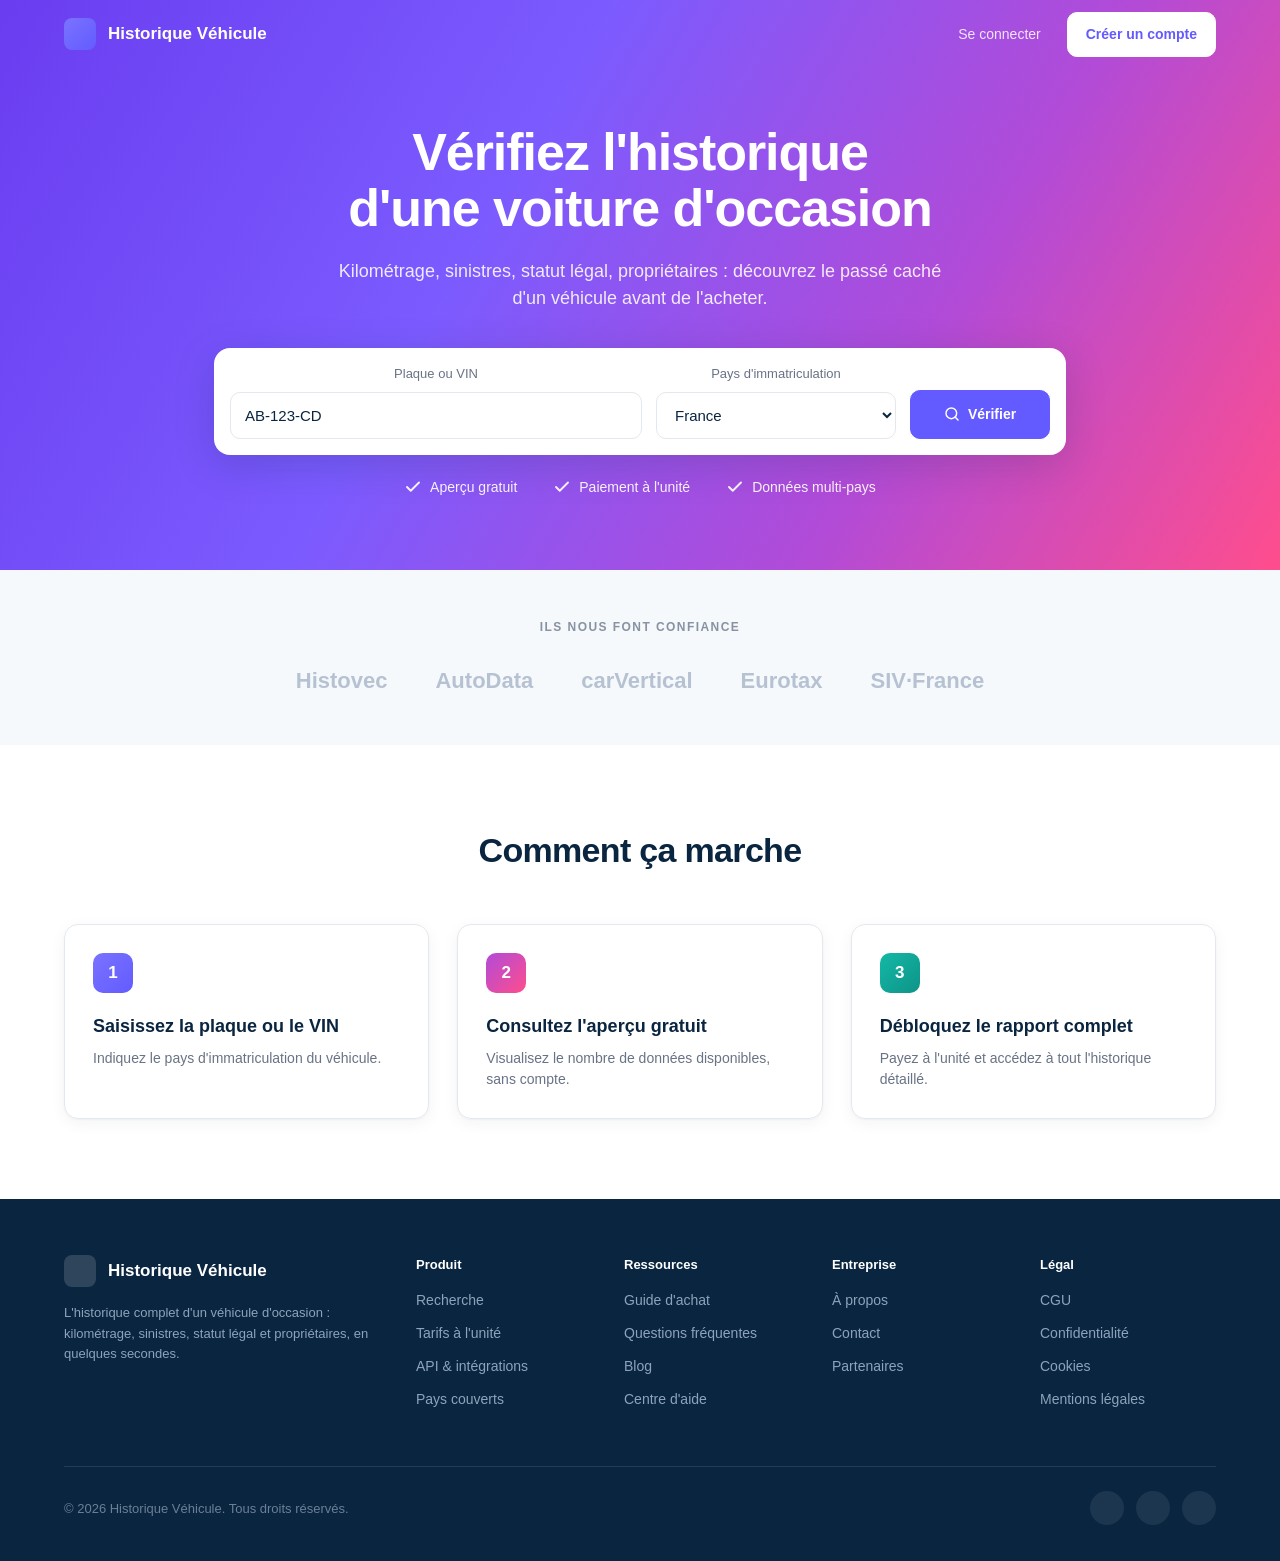
<file: prototype-Histovehicule/index.html>
<!DOCTYPE html>
<html lang="fr">
<head>
<meta charset="UTF-8" />
<meta name="viewport" content="width=device-width, initial-scale=1.0" />
<title>Historique Véhicule — Vérifiez l'historique d'une voiture d'occasion</title>
<style>
/* ============================================================
   Historique Véhicule — Prototype · Design tokens (charte Figma)
   ============================================================ */
:root {
  --text: #0a2540;
  --text-muted: #687385;
  --text-subtle: #8792a2;
  --primary: #635bff;
  --primary-dark: #524bdb;
  --primary-tint: #edebfe;
  --border: #e3e8ee;
  --success: #1a8245;
  --success-tint: #d7f7df;
  --warning: #d97706;
  --warning-tint: #fef3e2;
  --bg: #f6f9fc;
  --radius: 14px;
  --shadow: 0 1px 2px rgba(10, 37, 64, 0.04), 0 4px 16px rgba(10, 37, 64, 0.05);
  --shadow-lg: 0 10px 40px rgba(10, 37, 64, 0.18);
}

* { box-sizing: border-box; margin: 0; padding: 0; }

body {
  font-family: -apple-system, BlinkMacSystemFont, "Segoe UI", Roboto, Helvetica, Arial, sans-serif;
  background: var(--bg);
  color: var(--text);
  line-height: 1.5;
  -webkit-font-smoothing: antialiased;
}

a { color: inherit; }
.container { max-width: 1200px; margin: 0 auto; padding: 0 24px; }

/* ---------- Logo / Header ---------- */
.site-header {
  background: #fff;
  border-bottom: 1px solid var(--border);
  height: 68px;
  display: flex;
  align-items: center;
}
.site-header.on-hero { background: transparent; border-bottom: none; }
.site-header .container { display: flex; align-items: center; justify-content: space-between; width: 100%; }
.logo { display: flex; align-items: center; gap: 12px; font-weight: 700; font-size: 17px; text-decoration: none; }
.logo .mark { width: 32px; height: 32px; border-radius: 8px; background: linear-gradient(135deg, #7a73ff, #635bff); }
.nav { display: flex; align-items: center; gap: 26px; font-size: 14px; }
.nav a { color: var(--text-muted); text-decoration: none; }
.nav a:hover { color: var(--text); }
.nav .active { color: var(--primary); font-weight: 600; }

/* on-hero header (white text) */
.on-hero .logo { color: #fff; }
.on-hero .nav a { color: rgba(255,255,255,.85); }
.on-hero .nav a:hover { color: #fff; }
/* le bouton plein garde sa couleur de marque, pas le blanc de la nav */
.on-hero .nav a.btn-ghost-light { color: var(--primary); }
.on-hero .nav a.btn-ghost-light:hover { color: var(--primary-dark); background: #fff; }

/* ---------- Buttons ---------- */
.btn {
  display: inline-flex; align-items: center; justify-content: center; gap: 8px;
  font-size: 14px; font-weight: 600; padding: 11px 18px; border-radius: 10px;
  border: 1px solid var(--border); background: #fff; color: var(--text);
  cursor: pointer; transition: all .15s; text-decoration: none; font-family: inherit;
}
.btn svg { width: 16px; height: 16px; }
.btn:hover { background: #f6f9fc; }
.btn-primary { background: var(--primary); color: #fff; border-color: var(--primary); }
.btn-primary:hover { background: var(--primary-dark); }
.btn-ghost-light { background: #fff; color: var(--primary); border-color: #fff; }
.btn-block { width: 100%; padding: 14px; font-size: 15px; }

/* ---------- Badges / pills ---------- */
.badge { display: inline-flex; align-items: center; gap: 6px; font-size: 12px; font-weight: 600; padding: 4px 10px; border-radius: 999px; }
.badge svg { width: 13px; height: 13px; }
.badge-success { background: var(--success-tint); color: var(--success); }
.badge-warning { background: var(--warning-tint); color: var(--warning); }
.badge-neutral { background: #eef1f6; color: var(--text-muted); }
.badge-primary { background: var(--primary-tint); color: var(--primary); }

/* ---------- Card / section ---------- */
.card { background: #fff; border: 1px solid var(--border); border-radius: var(--radius); box-shadow: var(--shadow); padding: 26px 28px; margin-bottom: 24px; }
.section-head { display: flex; align-items: center; justify-content: space-between; gap: 16px; margin-bottom: 6px; }
.section-title { display: flex; align-items: center; gap: 10px; font-size: 21px; font-weight: 700; letter-spacing: -0.01em; }
.section-title svg { width: 20px; height: 20px; color: var(--primary); }
.section-sub { color: var(--text-muted); font-size: 14px; margin-bottom: 20px; }

main { padding: 28px 0 48px; }

/* ---------- Breadcrumb ---------- */
.breadcrumb { display: flex; gap: 8px; font-size: 13px; color: var(--text-muted); padding: 28px 0 4px; }
.breadcrumb a { text-decoration: none; }
.breadcrumb a:hover { color: var(--text); }
.breadcrumb .sep { color: var(--text-subtle); }
.breadcrumb .current { color: var(--text); font-weight: 500; }

/* ---------- Footer ---------- */
.site-footer { background: #0a2540; color: #c7d0db; }
.footer-top { display: grid; grid-template-columns: 320px repeat(4, 1fr); gap: 32px; padding: 56px 0 0; }
.footer-brand .logo { color: #fff; margin-bottom: 16px; }
.footer-brand .logo .mark { background: rgba(255,255,255,.15); }
.footer-brand p { font-size: 13px; line-height: 1.6; color: #8da3bb; max-width: 320px; }
.footer-col h4 { font-size: 13px; font-weight: 700; color: #fff; margin-bottom: 16px; }
.footer-col a { display: block; font-size: 14px; color: #8da3bb; text-decoration: none; margin-bottom: 12px; }
.footer-col a:hover { color: #fff; }
.footer-divider { border-top: 1px solid rgba(255,255,255,.1); margin: 44px 0 0; }
.footer-bottom { display: flex; align-items: center; justify-content: space-between; padding: 24px 0 36px; font-size: 13px; color: #6b7f96; }
.socials { display: flex; gap: 12px; }
.socials span { width: 34px; height: 34px; border-radius: 999px; background: rgba(255,255,255,.08); display:inline-block; }

/* ============================================================
   P1-01 — Accueil / Recherche
   ============================================================ */
.hero {
  background: linear-gradient(120deg, #6a3df0 0%, #7b5bff 38%, #b14bd8 70%, #ff4d8d 100%);
  color: #fff; padding-bottom: 72px;
}
.hero-content { max-width: 900px; margin: 0 auto; text-align: center; padding: 56px 24px 0; }
.hero h1 { font-size: 52px; font-weight: 800; line-height: 1.08; letter-spacing: -0.02em; }
.hero .lead { font-size: 18px; color: rgba(255,255,255,.88); margin: 22px auto 0; max-width: 640px; }
.search-card {
  background: #fff; border-radius: 16px; box-shadow: var(--shadow-lg);
  margin: 36px auto 0; max-width: 900px; padding: 16px;
  display: grid; grid-template-columns: 1fr 240px 140px; gap: 14px; align-items: end;
}
.field label { display: block; font-size: 13px; font-weight: 500; color: var(--text-muted); margin-bottom: 8px; }
.field input, .field select {
  width: 100%; height: 47px; border: 1px solid var(--border); border-radius: 10px;
  padding: 0 14px; font-size: 15px; font-family: inherit; color: var(--text); background: #fff;
}
.field input:focus, .field select:focus { outline: 2px solid var(--primary); border-color: var(--primary); }
.search-card .btn-primary { height: 49px; }
.reassurance { display: flex; gap: 36px; justify-content: center; margin-top: 22px; font-size: 14px; }
.reassurance .item { display: flex; align-items: center; gap: 8px; color: rgba(255,255,255,.92); }
.reassurance svg { width: 18px; height: 18px; }

.trust-band { background: var(--bg); text-align: center; padding: 48px 0; }
.trust-band .eyebrow { font-size: 12px; letter-spacing: .12em; font-weight: 600; color: var(--text-subtle); }
.trust-logos { display: flex; gap: 48px; justify-content: center; flex-wrap: wrap; margin-top: 28px; font-size: 22px; font-weight: 700; color: #b6c2d2; }

.how { background: #fff; padding: 80px 0; text-align: center; }
.how h2 { font-size: 34px; font-weight: 800; letter-spacing: -0.02em; }
.steps { display: grid; grid-template-columns: repeat(3, 1fr); gap: 28px; margin-top: 48px; text-align: left; }
.step { border: 1px solid var(--border); border-radius: var(--radius); padding: 28px; box-shadow: var(--shadow); }
.step .num { width: 40px; height: 40px; border-radius: 10px; display: flex; align-items: center; justify-content: center; color: #fff; font-weight: 700; font-size: 17px; }
.step:nth-child(1) .num { background: linear-gradient(135deg, #7a73ff, #635bff); }
.step:nth-child(2) .num { background: linear-gradient(135deg, #b14bd8, #ff4d8d); }
.step:nth-child(3) .num { background: linear-gradient(135deg, #14b8a6, #0d9488); }
.step h3 { font-size: 18px; font-weight: 700; margin: 20px 0 8px; }
.step p { font-size: 14px; color: var(--text-muted); }

/* ============================================================
   P1-02 — Aperçu gratuit
   ============================================================ */
.vehicle-card { display: flex; align-items: center; gap: 24px; }
.vehicle-card .photo {
  width: 160px; height: 100px; border-radius: 10px; background: #eef1f6; flex-shrink: 0;
  display: flex; align-items: center; justify-content: center; color: var(--text-subtle);
}
.vehicle-card .photo svg { width: 34px; height: 34px; }
.vehicle-card h2 { font-size: 26px; font-weight: 700; }
.vehicle-card .specs { color: var(--text-muted); font-size: 14px; margin-top: 6px; }
.vehicle-card .ids { display: flex; align-items: center; gap: 12px; margin-top: 10px; font-size: 13px; color: var(--text-muted); }
.coverage { margin-left: auto; background: var(--bg); border-radius: 10px; padding: 14px 16px; width: 248px; }
.coverage .ttl { font-size: 12px; color: var(--text-muted); }
.coverage .val { font-size: 14px; font-weight: 600; margin-top: 6px; }
.coverage .bars { display: flex; gap: 5px; margin-top: 12px; }
.coverage .bars i { height: 6px; width: 36px; border-radius: 3px; background: var(--primary); }
.coverage .bars i.off { background: #d6deea; }

.data-cards { display: grid; grid-template-columns: repeat(4, 1fr); gap: 20px; margin-bottom: 36px; }
.data-card { background: #fff; border: 1px solid var(--border); border-radius: var(--radius); box-shadow: var(--shadow); padding: 20px; }
.data-card .lbl { display: flex; align-items: center; gap: 8px; font-size: 13px; color: var(--text-muted); }
.data-card .lbl svg { width: 16px; height: 16px; color: var(--primary); }
.data-card .big { font-size: 24px; font-weight: 700; margin: 12px 0 16px; }
.locked { display: flex; align-items: center; gap: 8px; font-size: 13px; color: var(--text-subtle); background: var(--bg); border: 1px dashed var(--border); border-radius: 8px; padding: 9px 12px; }
.locked svg { width: 14px; height: 14px; }

.cta-unlock { background: var(--primary-tint); border-radius: 18px; text-align: center; padding: 48px 24px; }
.cta-unlock h2 { font-size: 30px; font-weight: 800; letter-spacing: -0.02em; }
.cta-unlock p { color: var(--text-muted); max-width: 560px; margin: 14px auto 0; }
.price { display: flex; align-items: flex-start; justify-content: center; gap: 6px; margin: 28px 0; }
.price .amount { font-size: 52px; font-weight: 800; color: var(--primary); line-height: 1; }
.price .ttc { font-size: 14px; color: var(--text-muted); align-self: flex-end; margin-bottom: 6px; }
.cta-unlock .note { font-size: 13px; color: var(--text-subtle); margin-top: 18px; }

/* ============================================================
   P1-03 — Compte + Paiement
   ============================================================ */
.page-title { font-size: 32px; font-weight: 800; letter-spacing: -0.02em; margin: 8px 0 24px; }
.checkout { display: grid; grid-template-columns: 1fr 360px; gap: 28px; align-items: start; }
.step-num { color: var(--primary); }
.checkout h3 { font-size: 19px; font-weight: 700; margin-bottom: 22px; }
.form-field { margin-bottom: 18px; }
.form-field label { display: block; font-size: 13px; font-weight: 500; color: var(--text-muted); margin-bottom: 8px; }
.form-field .input-wrap { position: relative; }
.form-field input {
  width: 100%; height: 44px; border: 1px solid var(--border); border-radius: 10px;
  padding: 0 14px; font-size: 15px; font-family: inherit; color: var(--text);
}
.form-field input:focus { outline: 2px solid var(--primary); border-color: var(--primary); }
.form-row { display: grid; grid-template-columns: 1fr 1fr; gap: 16px; }
.divider-or { display: flex; align-items: center; gap: 14px; color: var(--text-subtle); font-size: 13px; margin: 22px 0; }
.divider-or::before, .divider-or::after { content: ""; flex: 1; height: 1px; background: var(--border); }
.btn-outline { width: 100%; height: 44px; }
.secure-line { display: flex; align-items: center; gap: 8px; font-size: 13px; color: var(--text-muted); margin: 18px 0; }
.secure-line svg { width: 14px; height: 14px; color: var(--success); }

.recap { position: sticky; top: 24px; }
.recap .row { display: flex; justify-content: space-between; font-size: 14px; margin-bottom: 6px; }
.recap .muted { color: var(--text-muted); font-size: 13px; }
.recap hr { border: none; border-top: 1px solid var(--border); margin: 18px 0; }
.recap .total { display: flex; justify-content: space-between; align-items: baseline; }
.recap .total .lbl { font-size: 16px; font-weight: 600; }
.recap .total .amt { font-size: 26px; font-weight: 800; }
.recap .vat { font-size: 12px; color: var(--text-subtle); margin-top: 6px; }
.checklist { margin-top: 18px; }
.checklist .row { display: flex; align-items: center; gap: 10px; font-size: 13px; color: var(--text-muted); margin-bottom: 12px; }
.checklist svg { width: 18px; height: 18px; color: var(--success); flex-shrink: 0; }

/* ============================================================
   P1-04 — Rapport complet
   ============================================================ */
.report-header { display: flex; align-items: flex-start; justify-content: space-between; gap: 24px; }
.report-header h1 { font-size: 30px; font-weight: 700; margin-top: 12px; letter-spacing: -0.02em; }
.report-header .meta { color: var(--text-subtle); font-size: 13px; margin-top: 8px; }
.actions { display: flex; gap: 12px; flex-shrink: 0; }

table { width: 100%; border-collapse: collapse; }
.table-wrap { border: 1px solid var(--border); border-radius: 10px; overflow: hidden; }
thead th { text-align: left; font-size: 11px; font-weight: 600; text-transform: uppercase; letter-spacing: .04em; color: var(--text-subtle); padding: 12px 18px; border-bottom: 1px solid var(--border); background: #fafbfc; }
tbody td { padding: 13px 18px; font-size: 14px; border-bottom: 1px solid var(--border); }
tbody tr:last-child td { border-bottom: none; }
tbody .km { font-weight: 600; }
tr.flag { background: var(--warning-tint); }
tr.flag td:first-child { box-shadow: inset 3px 0 0 var(--warning); }
.source-cell { display: flex; align-items: center; justify-content: space-between; gap: 12px; }

.event { display: flex; gap: 16px; padding: 16px; border: 1px solid var(--border); border-radius: 10px; margin-bottom: 14px; }
.event .thumb { width: 72px; height: 54px; border-radius: 8px; background: #eef1f6; flex-shrink: 0; display: flex; align-items: center; justify-content: center; color: var(--text-subtle); }
.event .thumb svg { width: 22px; height: 22px; }
.event-meta { display: flex; align-items: center; gap: 10px; }
.event-meta .date { font-size: 13px; color: var(--text-subtle); }
.event h3 { font-size: 16px; font-weight: 600; margin-top: 6px; }
.event p { font-size: 14px; color: var(--text-muted); margin-top: 4px; }
.notice { display: flex; align-items: center; gap: 10px; background: var(--success-tint); color: var(--success); font-size: 13px; font-weight: 500; padding: 11px 16px; border-radius: 8px; }
.notice svg { width: 16px; height: 16px; }

.status-grid { display: grid; grid-template-columns: repeat(4, 1fr); gap: 16px; }
.status-card { border: 1px solid var(--border); border-radius: 10px; padding: 16px 18px; }
.status-card .label { display: flex; align-items: center; gap: 7px; font-size: 12px; color: var(--text-muted); }
.status-card .label svg { width: 14px; height: 14px; color: var(--success); }
.status-card .value { font-size: 15px; font-weight: 600; margin-top: 8px; }

.owners { display: grid; grid-template-columns: 240px 1fr; gap: 20px; }
.owner-count { background: var(--primary-tint); border-radius: 12px; padding: 24px; display: flex; flex-direction: column; justify-content: center; }
.owner-count .big { font-size: 52px; font-weight: 800; color: var(--primary); line-height: 1; }
.owner-count .lbl { font-size: 14px; font-weight: 600; margin-top: 10px; }
.owner-count .sub { font-size: 13px; color: var(--text-muted); margin-top: 2px; }
.usage-list { border: 1px solid var(--border); border-radius: 10px; overflow: hidden; }
.usage-row { display: flex; align-items: center; justify-content: space-between; padding: 16px 18px; border-bottom: 1px solid var(--border); font-size: 14px; font-weight: 500; }
.usage-row:last-child { border-bottom: none; }
.pill { font-size: 12px; font-weight: 600; padding: 5px 12px; border-radius: 999px; }
.pill-yes { background: var(--success-tint); color: var(--success); display: inline-flex; align-items: center; gap: 6px; }
.pill-yes svg { width: 12px; height: 12px; }
.pill-no { background: #eef1f6; color: var(--text-subtle); }

/* ============================================================
   P1-05 — Modale Export & partage
   ============================================================ */
.modal-overlay { position: fixed; inset: 0; background: rgba(10, 37, 64, 0.45); display: none; align-items: center; justify-content: center; z-index: 50; padding: 24px; }
.modal-overlay.open { display: flex; }
.modal { background: #fff; border-radius: 16px; box-shadow: var(--shadow-lg); width: 520px; max-width: 100%; padding: 24px 28px 28px; }
.modal-head { display: flex; align-items: center; justify-content: space-between; }
.modal-head h2 { font-size: 21px; font-weight: 700; }
.modal-close { width: 32px; height: 32px; border: none; background: none; cursor: pointer; color: var(--text-muted); border-radius: 8px; display: flex; align-items: center; justify-content: center; }
.modal-close:hover { background: var(--bg); }
.modal-close svg { width: 18px; height: 18px; }
.modal hr { border: none; border-top: 1px solid var(--border); margin: 18px 0; }
.modal-sub { display: flex; align-items: center; gap: 12px; font-size: 13px; color: var(--text-muted); margin-bottom: 18px; }
.modal-action { width: 100%; height: 49px; margin-bottom: 14px; }
.modal-divider { display: flex; align-items: center; gap: 14px; color: var(--text-subtle); font-size: 13px; margin: 6px 0 18px; }
.modal-divider::before, .modal-divider::after { content: ""; flex: 1; height: 1px; background: var(--border); }
.copy-label { font-size: 13px; font-weight: 500; color: var(--text-muted); margin-bottom: 8px; }
.copy-row { display: flex; gap: 10px; }
.copy-input { flex: 1; display: flex; align-items: center; gap: 8px; border: 1px solid var(--border); border-radius: 10px; padding: 0 14px; height: 42px; font-size: 13px; color: var(--text-muted); background: var(--bg); overflow: hidden; }
.copy-input svg { width: 15px; height: 15px; flex-shrink: 0; }
.copy-input span { white-space: nowrap; overflow: hidden; text-overflow: ellipsis; }
.copy-btn { height: 42px; }
.modal-foot { display: flex; align-items: flex-start; gap: 10px; font-size: 13px; color: var(--text-muted); margin-top: 18px; }
.modal-foot svg { width: 16px; height: 16px; color: var(--success); flex-shrink: 0; margin-top: 2px; }

/* ---------- Responsive ---------- */
@media (max-width: 980px) {
  .hero h1 { font-size: 38px; }
  .search-card { grid-template-columns: 1fr; }
  .steps, .data-cards, .status-grid { grid-template-columns: 1fr 1fr; }
  .checkout { grid-template-columns: 1fr; }
  .recap { position: static; }
  .report-header { flex-direction: column; }
  .owners { grid-template-columns: 1fr; }
  .vehicle-card { flex-wrap: wrap; }
  .coverage { margin-left: 0; width: 100%; }
  .footer-top { grid-template-columns: 1fr 1fr; }
}
@media (max-width: 560px) {
  .steps, .data-cards, .status-grid, .form-row { grid-template-columns: 1fr; }
  .reassurance { flex-direction: column; gap: 10px; align-items: center; }
}

@media print {
  body { background: #fff; }
  .actions, .site-header, .breadcrumb, .modal-overlay { display: none !important; }
  .card { box-shadow: none; break-inside: avoid; }
}

</style>
</head>
<body>

<!-- Hero -->
<section class="hero">
  <header class="site-header on-hero">
    <div class="container">
      <a class="logo" href="index.html"><span class="mark"></span>Historique Véhicule</a>
      <nav class="nav">
        <a href="compte.html">Se connecter</a>
        <a href="compte.html" class="btn btn-ghost-light">Créer un compte</a>
      </nav>
    </div>
  </header>

  <div class="hero-content">
    <h1>Vérifiez l'historique<br>d'une voiture d'occasion</h1>
    <p class="lead">Kilométrage, sinistres, statut légal, propriétaires : découvrez le passé caché d'un véhicule avant de l'acheter.</p>

    <form class="search-card" onsubmit="goPreview(event)">
      <div class="field">
        <label for="plate">Plaque ou VIN</label>
        <input id="plate" type="text" placeholder="AB-123-CD" value="AB-123-CD" />
      </div>
      <div class="field">
        <label for="country">Pays d'immatriculation</label>
        <select id="country">
          <option>France</option>
          <option>Belgique</option>
          <option>Suisse</option>
          <option>Allemagne</option>
          <option>Espagne</option>
        </select>
      </div>
      <button type="submit" class="btn btn-primary">
        <svg viewBox="0 0 24 24" fill="none" stroke="currentColor" stroke-width="2.2" stroke-linecap="round" stroke-linejoin="round"><circle cx="11" cy="11" r="8"/><line x1="21" y1="21" x2="16.65" y2="16.65"/></svg>
        Vérifier
      </button>
    </form>

    <div class="reassurance">
      <span class="item"><svg viewBox="0 0 24 24" fill="none" stroke="currentColor" stroke-width="2.5" stroke-linecap="round" stroke-linejoin="round"><polyline points="20 6 9 17 4 12"/></svg>Aperçu gratuit</span>
      <span class="item"><svg viewBox="0 0 24 24" fill="none" stroke="currentColor" stroke-width="2.5" stroke-linecap="round" stroke-linejoin="round"><polyline points="20 6 9 17 4 12"/></svg>Paiement à l'unité</span>
      <span class="item"><svg viewBox="0 0 24 24" fill="none" stroke="currentColor" stroke-width="2.5" stroke-linecap="round" stroke-linejoin="round"><polyline points="20 6 9 17 4 12"/></svg>Données multi-pays</span>
    </div>
  </div>
</section>

<!-- Trust band -->
<section class="trust-band">
  <div class="eyebrow">ILS NOUS FONT CONFIANCE</div>
  <div class="trust-logos">
    <span>Histovec</span><span>AutoData</span><span>carVertical</span><span>Eurotax</span><span>SIV·France</span>
  </div>
</section>

<!-- Comment ça marche -->
<section class="how">
  <div class="container">
    <h2>Comment ça marche</h2>
    <div class="steps">
      <div class="step">
        <div class="num">1</div>
        <h3>Saisissez la plaque ou le VIN</h3>
        <p>Indiquez le pays d'immatriculation du véhicule.</p>
      </div>
      <div class="step">
        <div class="num">2</div>
        <h3>Consultez l'aperçu gratuit</h3>
        <p>Visualisez le nombre de données disponibles, sans compte.</p>
      </div>
      <div class="step">
        <div class="num">3</div>
        <h3>Débloquez le rapport complet</h3>
        <p>Payez à l'unité et accédez à tout l'historique détaillé.</p>
      </div>
    </div>
  </div>
</section>

<!-- Footer -->
<footer class="site-footer">
  <div class="container">
    <div class="footer-top">
      <div class="footer-brand">
        <a class="logo" href="index.html"><span class="mark"></span>Historique Véhicule</a>
        <p>L'historique complet d'un véhicule d'occasion : kilométrage, sinistres, statut légal et propriétaires, en quelques secondes.</p>
      </div>
      <div class="footer-col"><h4>Produit</h4><a href="#">Recherche</a><a href="#">Tarifs à l'unité</a><a href="#">API &amp; intégrations</a><a href="#">Pays couverts</a></div>
      <div class="footer-col"><h4>Ressources</h4><a href="#">Guide d'achat</a><a href="#">Questions fréquentes</a><a href="#">Blog</a><a href="#">Centre d'aide</a></div>
      <div class="footer-col"><h4>Entreprise</h4><a href="#">À propos</a><a href="#">Contact</a><a href="#">Partenaires</a></div>
      <div class="footer-col"><h4>Légal</h4><a href="#">CGU</a><a href="#">Confidentialité</a><a href="#">Cookies</a><a href="#">Mentions légales</a></div>
    </div>
    <div class="footer-divider"></div>
    <div class="footer-bottom">
      <span>© 2026 Historique Véhicule. Tous droits réservés.</span>
      <div class="socials"><span></span><span></span><span></span></div>
    </div>
  </div>
</footer>

<script>
  function goPreview(e) { e.preventDefault(); window.location.href = 'apercu.html'; }
</script>
</body>
</html>
</file>
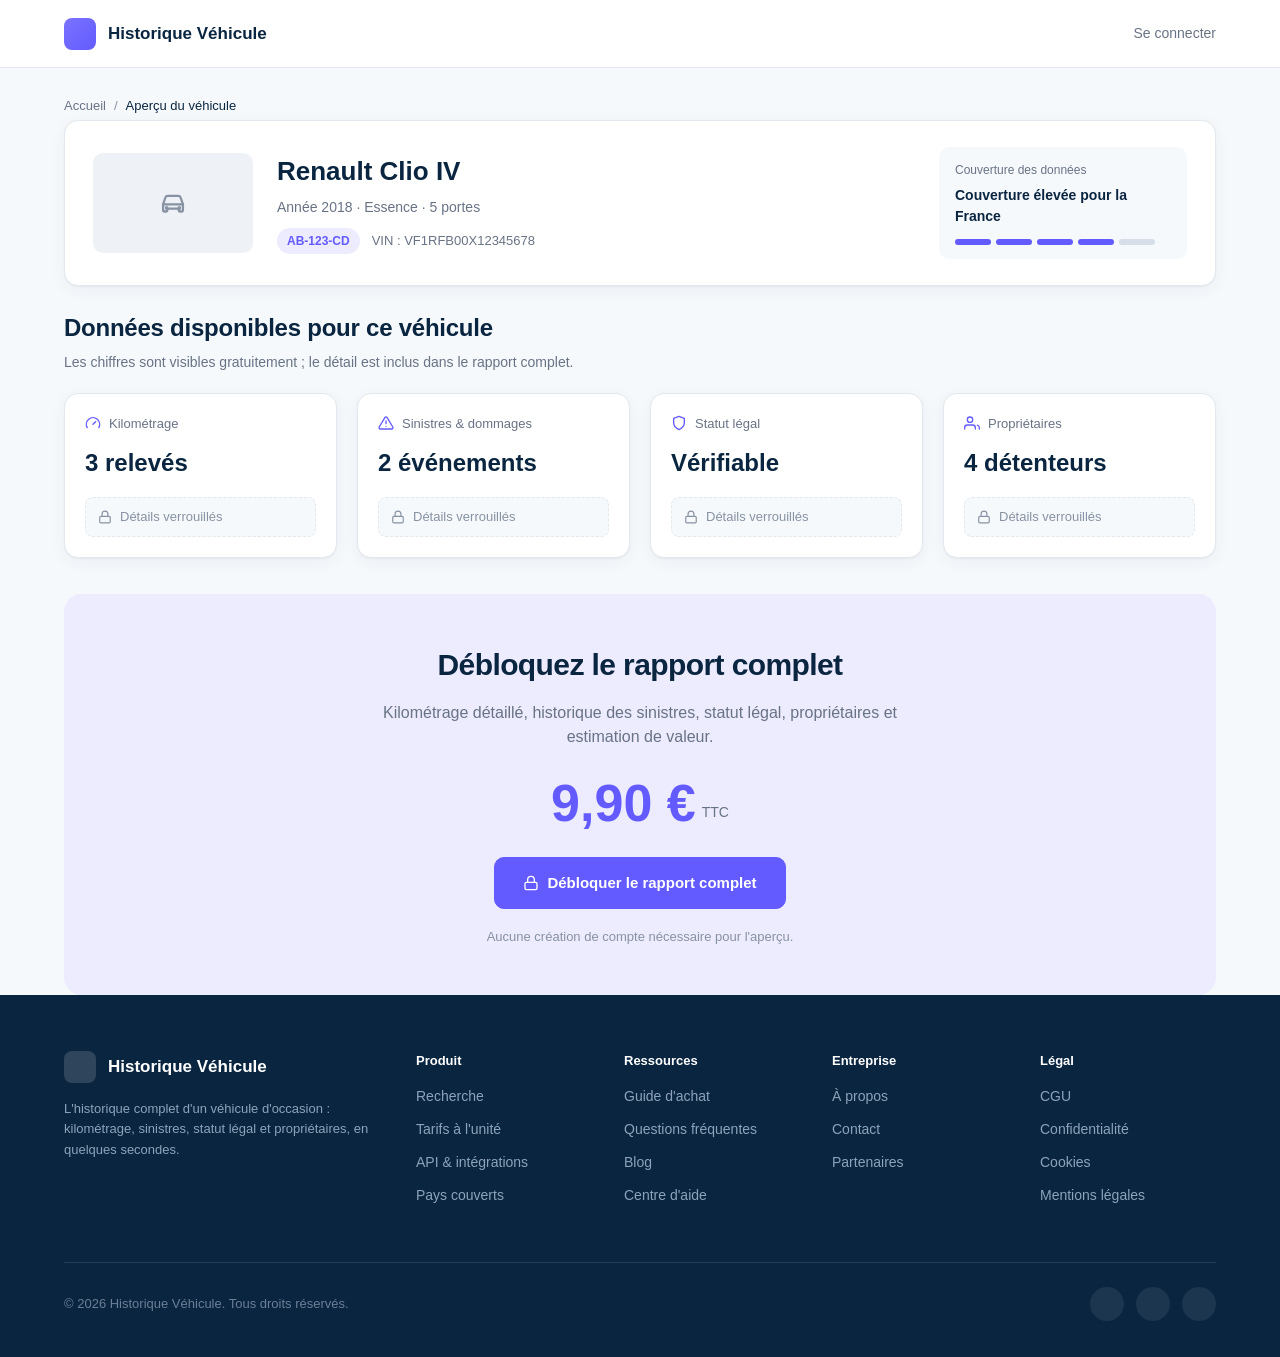
<file: prototype-Histovehicule/apercu.html>
<!DOCTYPE html>
<html lang="fr">
<head>
<meta charset="UTF-8" />
<meta name="viewport" content="width=device-width, initial-scale=1.0" />
<title>Aperçu gratuit · Renault Clio IV — Historique Véhicule</title>
<style>
/* ============================================================
   Historique Véhicule — Prototype · Design tokens (charte Figma)
   ============================================================ */
:root {
  --text: #0a2540;
  --text-muted: #687385;
  --text-subtle: #8792a2;
  --primary: #635bff;
  --primary-dark: #524bdb;
  --primary-tint: #edebfe;
  --border: #e3e8ee;
  --success: #1a8245;
  --success-tint: #d7f7df;
  --warning: #d97706;
  --warning-tint: #fef3e2;
  --bg: #f6f9fc;
  --radius: 14px;
  --shadow: 0 1px 2px rgba(10, 37, 64, 0.04), 0 4px 16px rgba(10, 37, 64, 0.05);
  --shadow-lg: 0 10px 40px rgba(10, 37, 64, 0.18);
}

* { box-sizing: border-box; margin: 0; padding: 0; }

body {
  font-family: -apple-system, BlinkMacSystemFont, "Segoe UI", Roboto, Helvetica, Arial, sans-serif;
  background: var(--bg);
  color: var(--text);
  line-height: 1.5;
  -webkit-font-smoothing: antialiased;
}

a { color: inherit; }
.container { max-width: 1200px; margin: 0 auto; padding: 0 24px; }

/* ---------- Logo / Header ---------- */
.site-header {
  background: #fff;
  border-bottom: 1px solid var(--border);
  height: 68px;
  display: flex;
  align-items: center;
}
.site-header.on-hero { background: transparent; border-bottom: none; }
.site-header .container { display: flex; align-items: center; justify-content: space-between; width: 100%; }
.logo { display: flex; align-items: center; gap: 12px; font-weight: 700; font-size: 17px; text-decoration: none; }
.logo .mark { width: 32px; height: 32px; border-radius: 8px; background: linear-gradient(135deg, #7a73ff, #635bff); }
.nav { display: flex; align-items: center; gap: 26px; font-size: 14px; }
.nav a { color: var(--text-muted); text-decoration: none; }
.nav a:hover { color: var(--text); }
.nav .active { color: var(--primary); font-weight: 600; }

/* on-hero header (white text) */
.on-hero .logo { color: #fff; }
.on-hero .nav a { color: rgba(255,255,255,.85); }
.on-hero .nav a:hover { color: #fff; }
/* le bouton plein garde sa couleur de marque, pas le blanc de la nav */
.on-hero .nav a.btn-ghost-light { color: var(--primary); }
.on-hero .nav a.btn-ghost-light:hover { color: var(--primary-dark); background: #fff; }

/* ---------- Buttons ---------- */
.btn {
  display: inline-flex; align-items: center; justify-content: center; gap: 8px;
  font-size: 14px; font-weight: 600; padding: 11px 18px; border-radius: 10px;
  border: 1px solid var(--border); background: #fff; color: var(--text);
  cursor: pointer; transition: all .15s; text-decoration: none; font-family: inherit;
}
.btn svg { width: 16px; height: 16px; }
.btn:hover { background: #f6f9fc; }
.btn-primary { background: var(--primary); color: #fff; border-color: var(--primary); }
.btn-primary:hover { background: var(--primary-dark); }
.btn-ghost-light { background: #fff; color: var(--primary); border-color: #fff; }
.btn-block { width: 100%; padding: 14px; font-size: 15px; }

/* ---------- Badges / pills ---------- */
.badge { display: inline-flex; align-items: center; gap: 6px; font-size: 12px; font-weight: 600; padding: 4px 10px; border-radius: 999px; }
.badge svg { width: 13px; height: 13px; }
.badge-success { background: var(--success-tint); color: var(--success); }
.badge-warning { background: var(--warning-tint); color: var(--warning); }
.badge-neutral { background: #eef1f6; color: var(--text-muted); }
.badge-primary { background: var(--primary-tint); color: var(--primary); }

/* ---------- Card / section ---------- */
.card { background: #fff; border: 1px solid var(--border); border-radius: var(--radius); box-shadow: var(--shadow); padding: 26px 28px; margin-bottom: 24px; }
.section-head { display: flex; align-items: center; justify-content: space-between; gap: 16px; margin-bottom: 6px; }
.section-title { display: flex; align-items: center; gap: 10px; font-size: 21px; font-weight: 700; letter-spacing: -0.01em; }
.section-title svg { width: 20px; height: 20px; color: var(--primary); }
.section-sub { color: var(--text-muted); font-size: 14px; margin-bottom: 20px; }

main { padding: 28px 0 48px; }

/* ---------- Breadcrumb ---------- */
.breadcrumb { display: flex; gap: 8px; font-size: 13px; color: var(--text-muted); padding: 28px 0 4px; }
.breadcrumb a { text-decoration: none; }
.breadcrumb a:hover { color: var(--text); }
.breadcrumb .sep { color: var(--text-subtle); }
.breadcrumb .current { color: var(--text); font-weight: 500; }

/* ---------- Footer ---------- */
.site-footer { background: #0a2540; color: #c7d0db; }
.footer-top { display: grid; grid-template-columns: 320px repeat(4, 1fr); gap: 32px; padding: 56px 0 0; }
.footer-brand .logo { color: #fff; margin-bottom: 16px; }
.footer-brand .logo .mark { background: rgba(255,255,255,.15); }
.footer-brand p { font-size: 13px; line-height: 1.6; color: #8da3bb; max-width: 320px; }
.footer-col h4 { font-size: 13px; font-weight: 700; color: #fff; margin-bottom: 16px; }
.footer-col a { display: block; font-size: 14px; color: #8da3bb; text-decoration: none; margin-bottom: 12px; }
.footer-col a:hover { color: #fff; }
.footer-divider { border-top: 1px solid rgba(255,255,255,.1); margin: 44px 0 0; }
.footer-bottom { display: flex; align-items: center; justify-content: space-between; padding: 24px 0 36px; font-size: 13px; color: #6b7f96; }
.socials { display: flex; gap: 12px; }
.socials span { width: 34px; height: 34px; border-radius: 999px; background: rgba(255,255,255,.08); display:inline-block; }

/* ============================================================
   P1-01 — Accueil / Recherche
   ============================================================ */
.hero {
  background: linear-gradient(120deg, #6a3df0 0%, #7b5bff 38%, #b14bd8 70%, #ff4d8d 100%);
  color: #fff; padding-bottom: 72px;
}
.hero-content { max-width: 900px; margin: 0 auto; text-align: center; padding: 56px 24px 0; }
.hero h1 { font-size: 52px; font-weight: 800; line-height: 1.08; letter-spacing: -0.02em; }
.hero .lead { font-size: 18px; color: rgba(255,255,255,.88); margin: 22px auto 0; max-width: 640px; }
.search-card {
  background: #fff; border-radius: 16px; box-shadow: var(--shadow-lg);
  margin: 36px auto 0; max-width: 900px; padding: 16px;
  display: grid; grid-template-columns: 1fr 240px 140px; gap: 14px; align-items: end;
}
.field label { display: block; font-size: 13px; font-weight: 500; color: var(--text-muted); margin-bottom: 8px; }
.field input, .field select {
  width: 100%; height: 47px; border: 1px solid var(--border); border-radius: 10px;
  padding: 0 14px; font-size: 15px; font-family: inherit; color: var(--text); background: #fff;
}
.field input:focus, .field select:focus { outline: 2px solid var(--primary); border-color: var(--primary); }
.search-card .btn-primary { height: 49px; }
.reassurance { display: flex; gap: 36px; justify-content: center; margin-top: 22px; font-size: 14px; }
.reassurance .item { display: flex; align-items: center; gap: 8px; color: rgba(255,255,255,.92); }
.reassurance svg { width: 18px; height: 18px; }

.trust-band { background: var(--bg); text-align: center; padding: 48px 0; }
.trust-band .eyebrow { font-size: 12px; letter-spacing: .12em; font-weight: 600; color: var(--text-subtle); }
.trust-logos { display: flex; gap: 48px; justify-content: center; flex-wrap: wrap; margin-top: 28px; font-size: 22px; font-weight: 700; color: #b6c2d2; }

.how { background: #fff; padding: 80px 0; text-align: center; }
.how h2 { font-size: 34px; font-weight: 800; letter-spacing: -0.02em; }
.steps { display: grid; grid-template-columns: repeat(3, 1fr); gap: 28px; margin-top: 48px; text-align: left; }
.step { border: 1px solid var(--border); border-radius: var(--radius); padding: 28px; box-shadow: var(--shadow); }
.step .num { width: 40px; height: 40px; border-radius: 10px; display: flex; align-items: center; justify-content: center; color: #fff; font-weight: 700; font-size: 17px; }
.step:nth-child(1) .num { background: linear-gradient(135deg, #7a73ff, #635bff); }
.step:nth-child(2) .num { background: linear-gradient(135deg, #b14bd8, #ff4d8d); }
.step:nth-child(3) .num { background: linear-gradient(135deg, #14b8a6, #0d9488); }
.step h3 { font-size: 18px; font-weight: 700; margin: 20px 0 8px; }
.step p { font-size: 14px; color: var(--text-muted); }

/* ============================================================
   P1-02 — Aperçu gratuit
   ============================================================ */
.vehicle-card { display: flex; align-items: center; gap: 24px; }
.vehicle-card .photo {
  width: 160px; height: 100px; border-radius: 10px; background: #eef1f6; flex-shrink: 0;
  display: flex; align-items: center; justify-content: center; color: var(--text-subtle);
}
.vehicle-card .photo svg { width: 34px; height: 34px; }
.vehicle-card h2 { font-size: 26px; font-weight: 700; }
.vehicle-card .specs { color: var(--text-muted); font-size: 14px; margin-top: 6px; }
.vehicle-card .ids { display: flex; align-items: center; gap: 12px; margin-top: 10px; font-size: 13px; color: var(--text-muted); }
.coverage { margin-left: auto; background: var(--bg); border-radius: 10px; padding: 14px 16px; width: 248px; }
.coverage .ttl { font-size: 12px; color: var(--text-muted); }
.coverage .val { font-size: 14px; font-weight: 600; margin-top: 6px; }
.coverage .bars { display: flex; gap: 5px; margin-top: 12px; }
.coverage .bars i { height: 6px; width: 36px; border-radius: 3px; background: var(--primary); }
.coverage .bars i.off { background: #d6deea; }

.data-cards { display: grid; grid-template-columns: repeat(4, 1fr); gap: 20px; margin-bottom: 36px; }
.data-card { background: #fff; border: 1px solid var(--border); border-radius: var(--radius); box-shadow: var(--shadow); padding: 20px; }
.data-card .lbl { display: flex; align-items: center; gap: 8px; font-size: 13px; color: var(--text-muted); }
.data-card .lbl svg { width: 16px; height: 16px; color: var(--primary); }
.data-card .big { font-size: 24px; font-weight: 700; margin: 12px 0 16px; }
.locked { display: flex; align-items: center; gap: 8px; font-size: 13px; color: var(--text-subtle); background: var(--bg); border: 1px dashed var(--border); border-radius: 8px; padding: 9px 12px; }
.locked svg { width: 14px; height: 14px; }

.cta-unlock { background: var(--primary-tint); border-radius: 18px; text-align: center; padding: 48px 24px; }
.cta-unlock h2 { font-size: 30px; font-weight: 800; letter-spacing: -0.02em; }
.cta-unlock p { color: var(--text-muted); max-width: 560px; margin: 14px auto 0; }
.price { display: flex; align-items: flex-start; justify-content: center; gap: 6px; margin: 28px 0; }
.price .amount { font-size: 52px; font-weight: 800; color: var(--primary); line-height: 1; }
.price .ttc { font-size: 14px; color: var(--text-muted); align-self: flex-end; margin-bottom: 6px; }
.cta-unlock .note { font-size: 13px; color: var(--text-subtle); margin-top: 18px; }

/* ============================================================
   P1-03 — Compte + Paiement
   ============================================================ */
.page-title { font-size: 32px; font-weight: 800; letter-spacing: -0.02em; margin: 8px 0 24px; }
.checkout { display: grid; grid-template-columns: 1fr 360px; gap: 28px; align-items: start; }
.step-num { color: var(--primary); }
.checkout h3 { font-size: 19px; font-weight: 700; margin-bottom: 22px; }
.form-field { margin-bottom: 18px; }
.form-field label { display: block; font-size: 13px; font-weight: 500; color: var(--text-muted); margin-bottom: 8px; }
.form-field .input-wrap { position: relative; }
.form-field input {
  width: 100%; height: 44px; border: 1px solid var(--border); border-radius: 10px;
  padding: 0 14px; font-size: 15px; font-family: inherit; color: var(--text);
}
.form-field input:focus { outline: 2px solid var(--primary); border-color: var(--primary); }
.form-row { display: grid; grid-template-columns: 1fr 1fr; gap: 16px; }
.divider-or { display: flex; align-items: center; gap: 14px; color: var(--text-subtle); font-size: 13px; margin: 22px 0; }
.divider-or::before, .divider-or::after { content: ""; flex: 1; height: 1px; background: var(--border); }
.btn-outline { width: 100%; height: 44px; }
.secure-line { display: flex; align-items: center; gap: 8px; font-size: 13px; color: var(--text-muted); margin: 18px 0; }
.secure-line svg { width: 14px; height: 14px; color: var(--success); }

.recap { position: sticky; top: 24px; }
.recap .row { display: flex; justify-content: space-between; font-size: 14px; margin-bottom: 6px; }
.recap .muted { color: var(--text-muted); font-size: 13px; }
.recap hr { border: none; border-top: 1px solid var(--border); margin: 18px 0; }
.recap .total { display: flex; justify-content: space-between; align-items: baseline; }
.recap .total .lbl { font-size: 16px; font-weight: 600; }
.recap .total .amt { font-size: 26px; font-weight: 800; }
.recap .vat { font-size: 12px; color: var(--text-subtle); margin-top: 6px; }
.checklist { margin-top: 18px; }
.checklist .row { display: flex; align-items: center; gap: 10px; font-size: 13px; color: var(--text-muted); margin-bottom: 12px; }
.checklist svg { width: 18px; height: 18px; color: var(--success); flex-shrink: 0; }

/* ============================================================
   P1-04 — Rapport complet
   ============================================================ */
.report-header { display: flex; align-items: flex-start; justify-content: space-between; gap: 24px; }
.report-header h1 { font-size: 30px; font-weight: 700; margin-top: 12px; letter-spacing: -0.02em; }
.report-header .meta { color: var(--text-subtle); font-size: 13px; margin-top: 8px; }
.actions { display: flex; gap: 12px; flex-shrink: 0; }

table { width: 100%; border-collapse: collapse; }
.table-wrap { border: 1px solid var(--border); border-radius: 10px; overflow: hidden; }
thead th { text-align: left; font-size: 11px; font-weight: 600; text-transform: uppercase; letter-spacing: .04em; color: var(--text-subtle); padding: 12px 18px; border-bottom: 1px solid var(--border); background: #fafbfc; }
tbody td { padding: 13px 18px; font-size: 14px; border-bottom: 1px solid var(--border); }
tbody tr:last-child td { border-bottom: none; }
tbody .km { font-weight: 600; }
tr.flag { background: var(--warning-tint); }
tr.flag td:first-child { box-shadow: inset 3px 0 0 var(--warning); }
.source-cell { display: flex; align-items: center; justify-content: space-between; gap: 12px; }

.event { display: flex; gap: 16px; padding: 16px; border: 1px solid var(--border); border-radius: 10px; margin-bottom: 14px; }
.event .thumb { width: 72px; height: 54px; border-radius: 8px; background: #eef1f6; flex-shrink: 0; display: flex; align-items: center; justify-content: center; color: var(--text-subtle); }
.event .thumb svg { width: 22px; height: 22px; }
.event-meta { display: flex; align-items: center; gap: 10px; }
.event-meta .date { font-size: 13px; color: var(--text-subtle); }
.event h3 { font-size: 16px; font-weight: 600; margin-top: 6px; }
.event p { font-size: 14px; color: var(--text-muted); margin-top: 4px; }
.notice { display: flex; align-items: center; gap: 10px; background: var(--success-tint); color: var(--success); font-size: 13px; font-weight: 500; padding: 11px 16px; border-radius: 8px; }
.notice svg { width: 16px; height: 16px; }

.status-grid { display: grid; grid-template-columns: repeat(4, 1fr); gap: 16px; }
.status-card { border: 1px solid var(--border); border-radius: 10px; padding: 16px 18px; }
.status-card .label { display: flex; align-items: center; gap: 7px; font-size: 12px; color: var(--text-muted); }
.status-card .label svg { width: 14px; height: 14px; color: var(--success); }
.status-card .value { font-size: 15px; font-weight: 600; margin-top: 8px; }

.owners { display: grid; grid-template-columns: 240px 1fr; gap: 20px; }
.owner-count { background: var(--primary-tint); border-radius: 12px; padding: 24px; display: flex; flex-direction: column; justify-content: center; }
.owner-count .big { font-size: 52px; font-weight: 800; color: var(--primary); line-height: 1; }
.owner-count .lbl { font-size: 14px; font-weight: 600; margin-top: 10px; }
.owner-count .sub { font-size: 13px; color: var(--text-muted); margin-top: 2px; }
.usage-list { border: 1px solid var(--border); border-radius: 10px; overflow: hidden; }
.usage-row { display: flex; align-items: center; justify-content: space-between; padding: 16px 18px; border-bottom: 1px solid var(--border); font-size: 14px; font-weight: 500; }
.usage-row:last-child { border-bottom: none; }
.pill { font-size: 12px; font-weight: 600; padding: 5px 12px; border-radius: 999px; }
.pill-yes { background: var(--success-tint); color: var(--success); display: inline-flex; align-items: center; gap: 6px; }
.pill-yes svg { width: 12px; height: 12px; }
.pill-no { background: #eef1f6; color: var(--text-subtle); }

/* ============================================================
   P1-05 — Modale Export & partage
   ============================================================ */
.modal-overlay { position: fixed; inset: 0; background: rgba(10, 37, 64, 0.45); display: none; align-items: center; justify-content: center; z-index: 50; padding: 24px; }
.modal-overlay.open { display: flex; }
.modal { background: #fff; border-radius: 16px; box-shadow: var(--shadow-lg); width: 520px; max-width: 100%; padding: 24px 28px 28px; }
.modal-head { display: flex; align-items: center; justify-content: space-between; }
.modal-head h2 { font-size: 21px; font-weight: 700; }
.modal-close { width: 32px; height: 32px; border: none; background: none; cursor: pointer; color: var(--text-muted); border-radius: 8px; display: flex; align-items: center; justify-content: center; }
.modal-close:hover { background: var(--bg); }
.modal-close svg { width: 18px; height: 18px; }
.modal hr { border: none; border-top: 1px solid var(--border); margin: 18px 0; }
.modal-sub { display: flex; align-items: center; gap: 12px; font-size: 13px; color: var(--text-muted); margin-bottom: 18px; }
.modal-action { width: 100%; height: 49px; margin-bottom: 14px; }
.modal-divider { display: flex; align-items: center; gap: 14px; color: var(--text-subtle); font-size: 13px; margin: 6px 0 18px; }
.modal-divider::before, .modal-divider::after { content: ""; flex: 1; height: 1px; background: var(--border); }
.copy-label { font-size: 13px; font-weight: 500; color: var(--text-muted); margin-bottom: 8px; }
.copy-row { display: flex; gap: 10px; }
.copy-input { flex: 1; display: flex; align-items: center; gap: 8px; border: 1px solid var(--border); border-radius: 10px; padding: 0 14px; height: 42px; font-size: 13px; color: var(--text-muted); background: var(--bg); overflow: hidden; }
.copy-input svg { width: 15px; height: 15px; flex-shrink: 0; }
.copy-input span { white-space: nowrap; overflow: hidden; text-overflow: ellipsis; }
.copy-btn { height: 42px; }
.modal-foot { display: flex; align-items: flex-start; gap: 10px; font-size: 13px; color: var(--text-muted); margin-top: 18px; }
.modal-foot svg { width: 16px; height: 16px; color: var(--success); flex-shrink: 0; margin-top: 2px; }

/* ---------- Responsive ---------- */
@media (max-width: 980px) {
  .hero h1 { font-size: 38px; }
  .search-card { grid-template-columns: 1fr; }
  .steps, .data-cards, .status-grid { grid-template-columns: 1fr 1fr; }
  .checkout { grid-template-columns: 1fr; }
  .recap { position: static; }
  .report-header { flex-direction: column; }
  .owners { grid-template-columns: 1fr; }
  .vehicle-card { flex-wrap: wrap; }
  .coverage { margin-left: 0; width: 100%; }
  .footer-top { grid-template-columns: 1fr 1fr; }
}
@media (max-width: 560px) {
  .steps, .data-cards, .status-grid, .form-row { grid-template-columns: 1fr; }
  .reassurance { flex-direction: column; gap: 10px; align-items: center; }
}

@media print {
  body { background: #fff; }
  .actions, .site-header, .breadcrumb, .modal-overlay { display: none !important; }
  .card { box-shadow: none; break-inside: avoid; }
}

</style>
</head>
<body>

<header class="site-header">
  <div class="container">
    <a class="logo" href="index.html"><span class="mark"></span>Historique Véhicule</a>
    <nav class="nav"><a href="compte.html">Se connecter</a></nav>
  </div>
</header>

<div class="container">
  <nav class="breadcrumb">
    <a href="index.html">Accueil</a><span class="sep">/</span><span class="current">Aperçu du véhicule</span>
  </nav>
</div>

<main class="container">
  <!-- Vehicle card -->
  <section class="card vehicle-card">
    <div class="photo"><svg viewBox="0 0 24 24" fill="none" stroke="currentColor" stroke-width="1.6"><path d="M5 13l1.5-4.5A2 2 0 0 1 8.4 7h7.2a2 2 0 0 1 1.9 1.5L19 13"/><path d="M5 13h14v4a1 1 0 0 1-1 1h-1a1 1 0 0 1-1-1v-1H8v1a1 1 0 0 1-1 1H6a1 1 0 0 1-1-1z"/><circle cx="7.5" cy="15.5" r=".5"/><circle cx="16.5" cy="15.5" r=".5"/></svg></div>
    <div>
      <h2>Renault Clio IV</h2>
      <p class="specs">Année 2018 · Essence · 5 portes</p>
      <div class="ids">
        <span class="badge badge-primary">AB-123-CD</span>
        <span>VIN : VF1RFB00X12345678</span>
      </div>
    </div>
    <div class="coverage">
      <div class="ttl">Couverture des données</div>
      <div class="val">Couverture élevée pour la France</div>
      <div class="bars"><i></i><i></i><i></i><i></i><i class="off"></i></div>
    </div>
  </section>

  <!-- Data heading -->
  <div style="margin: 8px 0 20px;">
    <h2 style="font-size:24px;font-weight:700;letter-spacing:-0.01em;">Données disponibles pour ce véhicule</h2>
    <p class="section-sub" style="margin:6px 0 0;">Les chiffres sont visibles gratuitement ; le détail est inclus dans le rapport complet.</p>
  </div>

  <!-- Data cards (teaser) -->
  <div class="data-cards">
    <div class="data-card">
      <div class="lbl"><svg viewBox="0 0 24 24" fill="none" stroke="currentColor" stroke-width="2" stroke-linecap="round" stroke-linejoin="round"><path d="M12 14l4-4"/><path d="M3.34 19a10 10 0 1 1 17.32 0"/></svg>Kilométrage</div>
      <div class="big">3 relevés</div>
      <div class="locked"><svg viewBox="0 0 24 24" fill="none" stroke="currentColor" stroke-width="2"><rect x="3" y="11" width="18" height="11" rx="2"/><path d="M7 11V7a5 5 0 0 1 10 0v4"/></svg>Détails verrouillés</div>
    </div>
    <div class="data-card">
      <div class="lbl"><svg viewBox="0 0 24 24" fill="none" stroke="currentColor" stroke-width="2" stroke-linecap="round" stroke-linejoin="round"><path d="M10.29 3.86 1.82 18a2 2 0 0 0 1.71 3h16.94a2 2 0 0 0 1.71-3L13.71 3.86a2 2 0 0 0-3.42 0z"/><line x1="12" y1="9" x2="12" y2="13"/><line x1="12" y1="17" x2="12.01" y2="17"/></svg>Sinistres &amp; dommages</div>
      <div class="big">2 événements</div>
      <div class="locked"><svg viewBox="0 0 24 24" fill="none" stroke="currentColor" stroke-width="2"><rect x="3" y="11" width="18" height="11" rx="2"/><path d="M7 11V7a5 5 0 0 1 10 0v4"/></svg>Détails verrouillés</div>
    </div>
    <div class="data-card">
      <div class="lbl"><svg viewBox="0 0 24 24" fill="none" stroke="currentColor" stroke-width="2" stroke-linecap="round" stroke-linejoin="round"><path d="M12 22s8-4 8-10V5l-8-3-8 3v7c0 6 8 10 8 10z"/></svg>Statut légal</div>
      <div class="big">Vérifiable</div>
      <div class="locked"><svg viewBox="0 0 24 24" fill="none" stroke="currentColor" stroke-width="2"><rect x="3" y="11" width="18" height="11" rx="2"/><path d="M7 11V7a5 5 0 0 1 10 0v4"/></svg>Détails verrouillés</div>
    </div>
    <div class="data-card">
      <div class="lbl"><svg viewBox="0 0 24 24" fill="none" stroke="currentColor" stroke-width="2" stroke-linecap="round" stroke-linejoin="round"><path d="M17 21v-2a4 4 0 0 0-4-4H5a4 4 0 0 0-4 4v2"/><circle cx="9" cy="7" r="4"/><path d="M23 21v-2a4 4 0 0 0-3-3.87"/></svg>Propriétaires</div>
      <div class="big">4 détenteurs</div>
      <div class="locked"><svg viewBox="0 0 24 24" fill="none" stroke="currentColor" stroke-width="2"><rect x="3" y="11" width="18" height="11" rx="2"/><path d="M7 11V7a5 5 0 0 1 10 0v4"/></svg>Détails verrouillés</div>
    </div>
  </div>

  <!-- CTA unlock -->
  <section class="cta-unlock">
    <h2>Débloquez le rapport complet</h2>
    <p>Kilométrage détaillé, historique des sinistres, statut légal, propriétaires et estimation de valeur.</p>
    <div class="price">
      <span class="amount">9,90 €</span><span class="ttc">TTC</span>
    </div>
    <a href="compte.html" class="btn btn-primary" style="padding:14px 28px;font-size:15px;">
      <svg viewBox="0 0 24 24" fill="none" stroke="currentColor" stroke-width="2"><rect x="3" y="11" width="18" height="11" rx="2"/><path d="M7 11V7a5 5 0 0 1 10 0v4"/></svg>
      Débloquer le rapport complet
    </a>
    <p class="note">Aucune création de compte nécessaire pour l'aperçu.</p>
  </section>
</main>

<footer class="site-footer">
  <div class="container">
    <div class="footer-top">
      <div class="footer-brand">
        <a class="logo" href="index.html"><span class="mark"></span>Historique Véhicule</a>
        <p>L'historique complet d'un véhicule d'occasion : kilométrage, sinistres, statut légal et propriétaires, en quelques secondes.</p>
      </div>
      <div class="footer-col"><h4>Produit</h4><a href="#">Recherche</a><a href="#">Tarifs à l'unité</a><a href="#">API &amp; intégrations</a><a href="#">Pays couverts</a></div>
      <div class="footer-col"><h4>Ressources</h4><a href="#">Guide d'achat</a><a href="#">Questions fréquentes</a><a href="#">Blog</a><a href="#">Centre d'aide</a></div>
      <div class="footer-col"><h4>Entreprise</h4><a href="#">À propos</a><a href="#">Contact</a><a href="#">Partenaires</a></div>
      <div class="footer-col"><h4>Légal</h4><a href="#">CGU</a><a href="#">Confidentialité</a><a href="#">Cookies</a><a href="#">Mentions légales</a></div>
    </div>
    <div class="footer-divider"></div>
    <div class="footer-bottom">
      <span>© 2026 Historique Véhicule. Tous droits réservés.</span>
      <div class="socials"><span></span><span></span><span></span></div>
    </div>
  </div>
</footer>
</body>
</html>
</file>
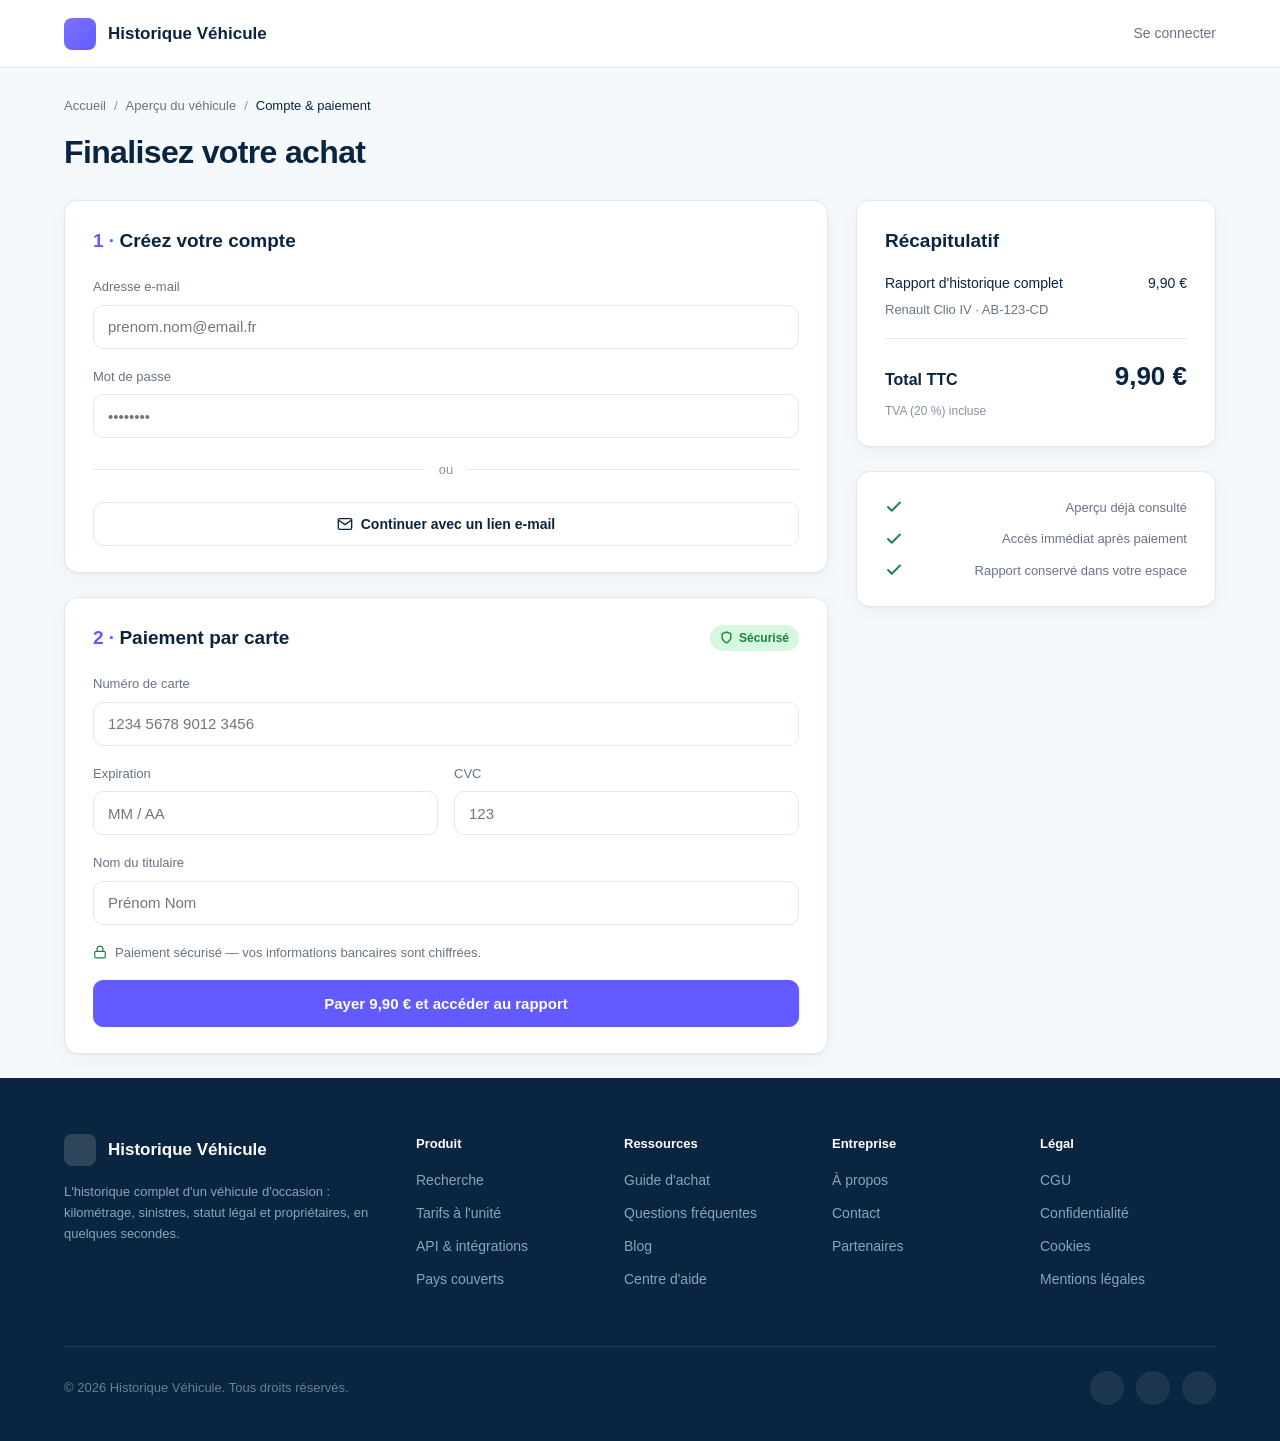
<file: prototype-Histovehicule/compte.html>
<!DOCTYPE html>
<html lang="fr">
<head>
<meta charset="UTF-8" />
<meta name="viewport" content="width=device-width, initial-scale=1.0" />
<title>Compte &amp; paiement — Historique Véhicule</title>
<style>
/* ============================================================
   Historique Véhicule — Prototype · Design tokens (charte Figma)
   ============================================================ */
:root {
  --text: #0a2540;
  --text-muted: #687385;
  --text-subtle: #8792a2;
  --primary: #635bff;
  --primary-dark: #524bdb;
  --primary-tint: #edebfe;
  --border: #e3e8ee;
  --success: #1a8245;
  --success-tint: #d7f7df;
  --warning: #d97706;
  --warning-tint: #fef3e2;
  --bg: #f6f9fc;
  --radius: 14px;
  --shadow: 0 1px 2px rgba(10, 37, 64, 0.04), 0 4px 16px rgba(10, 37, 64, 0.05);
  --shadow-lg: 0 10px 40px rgba(10, 37, 64, 0.18);
}

* { box-sizing: border-box; margin: 0; padding: 0; }

body {
  font-family: -apple-system, BlinkMacSystemFont, "Segoe UI", Roboto, Helvetica, Arial, sans-serif;
  background: var(--bg);
  color: var(--text);
  line-height: 1.5;
  -webkit-font-smoothing: antialiased;
}

a { color: inherit; }
.container { max-width: 1200px; margin: 0 auto; padding: 0 24px; }

/* ---------- Logo / Header ---------- */
.site-header {
  background: #fff;
  border-bottom: 1px solid var(--border);
  height: 68px;
  display: flex;
  align-items: center;
}
.site-header.on-hero { background: transparent; border-bottom: none; }
.site-header .container { display: flex; align-items: center; justify-content: space-between; width: 100%; }
.logo { display: flex; align-items: center; gap: 12px; font-weight: 700; font-size: 17px; text-decoration: none; }
.logo .mark { width: 32px; height: 32px; border-radius: 8px; background: linear-gradient(135deg, #7a73ff, #635bff); }
.nav { display: flex; align-items: center; gap: 26px; font-size: 14px; }
.nav a { color: var(--text-muted); text-decoration: none; }
.nav a:hover { color: var(--text); }
.nav .active { color: var(--primary); font-weight: 600; }

/* on-hero header (white text) */
.on-hero .logo { color: #fff; }
.on-hero .nav a { color: rgba(255,255,255,.85); }
.on-hero .nav a:hover { color: #fff; }
/* le bouton plein garde sa couleur de marque, pas le blanc de la nav */
.on-hero .nav a.btn-ghost-light { color: var(--primary); }
.on-hero .nav a.btn-ghost-light:hover { color: var(--primary-dark); background: #fff; }

/* ---------- Buttons ---------- */
.btn {
  display: inline-flex; align-items: center; justify-content: center; gap: 8px;
  font-size: 14px; font-weight: 600; padding: 11px 18px; border-radius: 10px;
  border: 1px solid var(--border); background: #fff; color: var(--text);
  cursor: pointer; transition: all .15s; text-decoration: none; font-family: inherit;
}
.btn svg { width: 16px; height: 16px; }
.btn:hover { background: #f6f9fc; }
.btn-primary { background: var(--primary); color: #fff; border-color: var(--primary); }
.btn-primary:hover { background: var(--primary-dark); }
.btn-ghost-light { background: #fff; color: var(--primary); border-color: #fff; }
.btn-block { width: 100%; padding: 14px; font-size: 15px; }

/* ---------- Badges / pills ---------- */
.badge { display: inline-flex; align-items: center; gap: 6px; font-size: 12px; font-weight: 600; padding: 4px 10px; border-radius: 999px; }
.badge svg { width: 13px; height: 13px; }
.badge-success { background: var(--success-tint); color: var(--success); }
.badge-warning { background: var(--warning-tint); color: var(--warning); }
.badge-neutral { background: #eef1f6; color: var(--text-muted); }
.badge-primary { background: var(--primary-tint); color: var(--primary); }

/* ---------- Card / section ---------- */
.card { background: #fff; border: 1px solid var(--border); border-radius: var(--radius); box-shadow: var(--shadow); padding: 26px 28px; margin-bottom: 24px; }
.section-head { display: flex; align-items: center; justify-content: space-between; gap: 16px; margin-bottom: 6px; }
.section-title { display: flex; align-items: center; gap: 10px; font-size: 21px; font-weight: 700; letter-spacing: -0.01em; }
.section-title svg { width: 20px; height: 20px; color: var(--primary); }
.section-sub { color: var(--text-muted); font-size: 14px; margin-bottom: 20px; }

main { padding: 28px 0 48px; }

/* ---------- Breadcrumb ---------- */
.breadcrumb { display: flex; gap: 8px; font-size: 13px; color: var(--text-muted); padding: 28px 0 4px; }
.breadcrumb a { text-decoration: none; }
.breadcrumb a:hover { color: var(--text); }
.breadcrumb .sep { color: var(--text-subtle); }
.breadcrumb .current { color: var(--text); font-weight: 500; }

/* ---------- Footer ---------- */
.site-footer { background: #0a2540; color: #c7d0db; }
.footer-top { display: grid; grid-template-columns: 320px repeat(4, 1fr); gap: 32px; padding: 56px 0 0; }
.footer-brand .logo { color: #fff; margin-bottom: 16px; }
.footer-brand .logo .mark { background: rgba(255,255,255,.15); }
.footer-brand p { font-size: 13px; line-height: 1.6; color: #8da3bb; max-width: 320px; }
.footer-col h4 { font-size: 13px; font-weight: 700; color: #fff; margin-bottom: 16px; }
.footer-col a { display: block; font-size: 14px; color: #8da3bb; text-decoration: none; margin-bottom: 12px; }
.footer-col a:hover { color: #fff; }
.footer-divider { border-top: 1px solid rgba(255,255,255,.1); margin: 44px 0 0; }
.footer-bottom { display: flex; align-items: center; justify-content: space-between; padding: 24px 0 36px; font-size: 13px; color: #6b7f96; }
.socials { display: flex; gap: 12px; }
.socials span { width: 34px; height: 34px; border-radius: 999px; background: rgba(255,255,255,.08); display:inline-block; }

/* ============================================================
   P1-01 — Accueil / Recherche
   ============================================================ */
.hero {
  background: linear-gradient(120deg, #6a3df0 0%, #7b5bff 38%, #b14bd8 70%, #ff4d8d 100%);
  color: #fff; padding-bottom: 72px;
}
.hero-content { max-width: 900px; margin: 0 auto; text-align: center; padding: 56px 24px 0; }
.hero h1 { font-size: 52px; font-weight: 800; line-height: 1.08; letter-spacing: -0.02em; }
.hero .lead { font-size: 18px; color: rgba(255,255,255,.88); margin: 22px auto 0; max-width: 640px; }
.search-card {
  background: #fff; border-radius: 16px; box-shadow: var(--shadow-lg);
  margin: 36px auto 0; max-width: 900px; padding: 16px;
  display: grid; grid-template-columns: 1fr 240px 140px; gap: 14px; align-items: end;
}
.field label { display: block; font-size: 13px; font-weight: 500; color: var(--text-muted); margin-bottom: 8px; }
.field input, .field select {
  width: 100%; height: 47px; border: 1px solid var(--border); border-radius: 10px;
  padding: 0 14px; font-size: 15px; font-family: inherit; color: var(--text); background: #fff;
}
.field input:focus, .field select:focus { outline: 2px solid var(--primary); border-color: var(--primary); }
.search-card .btn-primary { height: 49px; }
.reassurance { display: flex; gap: 36px; justify-content: center; margin-top: 22px; font-size: 14px; }
.reassurance .item { display: flex; align-items: center; gap: 8px; color: rgba(255,255,255,.92); }
.reassurance svg { width: 18px; height: 18px; }

.trust-band { background: var(--bg); text-align: center; padding: 48px 0; }
.trust-band .eyebrow { font-size: 12px; letter-spacing: .12em; font-weight: 600; color: var(--text-subtle); }
.trust-logos { display: flex; gap: 48px; justify-content: center; flex-wrap: wrap; margin-top: 28px; font-size: 22px; font-weight: 700; color: #b6c2d2; }

.how { background: #fff; padding: 80px 0; text-align: center; }
.how h2 { font-size: 34px; font-weight: 800; letter-spacing: -0.02em; }
.steps { display: grid; grid-template-columns: repeat(3, 1fr); gap: 28px; margin-top: 48px; text-align: left; }
.step { border: 1px solid var(--border); border-radius: var(--radius); padding: 28px; box-shadow: var(--shadow); }
.step .num { width: 40px; height: 40px; border-radius: 10px; display: flex; align-items: center; justify-content: center; color: #fff; font-weight: 700; font-size: 17px; }
.step:nth-child(1) .num { background: linear-gradient(135deg, #7a73ff, #635bff); }
.step:nth-child(2) .num { background: linear-gradient(135deg, #b14bd8, #ff4d8d); }
.step:nth-child(3) .num { background: linear-gradient(135deg, #14b8a6, #0d9488); }
.step h3 { font-size: 18px; font-weight: 700; margin: 20px 0 8px; }
.step p { font-size: 14px; color: var(--text-muted); }

/* ============================================================
   P1-02 — Aperçu gratuit
   ============================================================ */
.vehicle-card { display: flex; align-items: center; gap: 24px; }
.vehicle-card .photo {
  width: 160px; height: 100px; border-radius: 10px; background: #eef1f6; flex-shrink: 0;
  display: flex; align-items: center; justify-content: center; color: var(--text-subtle);
}
.vehicle-card .photo svg { width: 34px; height: 34px; }
.vehicle-card h2 { font-size: 26px; font-weight: 700; }
.vehicle-card .specs { color: var(--text-muted); font-size: 14px; margin-top: 6px; }
.vehicle-card .ids { display: flex; align-items: center; gap: 12px; margin-top: 10px; font-size: 13px; color: var(--text-muted); }
.coverage { margin-left: auto; background: var(--bg); border-radius: 10px; padding: 14px 16px; width: 248px; }
.coverage .ttl { font-size: 12px; color: var(--text-muted); }
.coverage .val { font-size: 14px; font-weight: 600; margin-top: 6px; }
.coverage .bars { display: flex; gap: 5px; margin-top: 12px; }
.coverage .bars i { height: 6px; width: 36px; border-radius: 3px; background: var(--primary); }
.coverage .bars i.off { background: #d6deea; }

.data-cards { display: grid; grid-template-columns: repeat(4, 1fr); gap: 20px; margin-bottom: 36px; }
.data-card { background: #fff; border: 1px solid var(--border); border-radius: var(--radius); box-shadow: var(--shadow); padding: 20px; }
.data-card .lbl { display: flex; align-items: center; gap: 8px; font-size: 13px; color: var(--text-muted); }
.data-card .lbl svg { width: 16px; height: 16px; color: var(--primary); }
.data-card .big { font-size: 24px; font-weight: 700; margin: 12px 0 16px; }
.locked { display: flex; align-items: center; gap: 8px; font-size: 13px; color: var(--text-subtle); background: var(--bg); border: 1px dashed var(--border); border-radius: 8px; padding: 9px 12px; }
.locked svg { width: 14px; height: 14px; }

.cta-unlock { background: var(--primary-tint); border-radius: 18px; text-align: center; padding: 48px 24px; }
.cta-unlock h2 { font-size: 30px; font-weight: 800; letter-spacing: -0.02em; }
.cta-unlock p { color: var(--text-muted); max-width: 560px; margin: 14px auto 0; }
.price { display: flex; align-items: flex-start; justify-content: center; gap: 6px; margin: 28px 0; }
.price .amount { font-size: 52px; font-weight: 800; color: var(--primary); line-height: 1; }
.price .ttc { font-size: 14px; color: var(--text-muted); align-self: flex-end; margin-bottom: 6px; }
.cta-unlock .note { font-size: 13px; color: var(--text-subtle); margin-top: 18px; }

/* ============================================================
   P1-03 — Compte + Paiement
   ============================================================ */
.page-title { font-size: 32px; font-weight: 800; letter-spacing: -0.02em; margin: 8px 0 24px; }
.checkout { display: grid; grid-template-columns: 1fr 360px; gap: 28px; align-items: start; }
.step-num { color: var(--primary); }
.checkout h3 { font-size: 19px; font-weight: 700; margin-bottom: 22px; }
.form-field { margin-bottom: 18px; }
.form-field label { display: block; font-size: 13px; font-weight: 500; color: var(--text-muted); margin-bottom: 8px; }
.form-field .input-wrap { position: relative; }
.form-field input {
  width: 100%; height: 44px; border: 1px solid var(--border); border-radius: 10px;
  padding: 0 14px; font-size: 15px; font-family: inherit; color: var(--text);
}
.form-field input:focus { outline: 2px solid var(--primary); border-color: var(--primary); }
.form-row { display: grid; grid-template-columns: 1fr 1fr; gap: 16px; }
.divider-or { display: flex; align-items: center; gap: 14px; color: var(--text-subtle); font-size: 13px; margin: 22px 0; }
.divider-or::before, .divider-or::after { content: ""; flex: 1; height: 1px; background: var(--border); }
.btn-outline { width: 100%; height: 44px; }
.secure-line { display: flex; align-items: center; gap: 8px; font-size: 13px; color: var(--text-muted); margin: 18px 0; }
.secure-line svg { width: 14px; height: 14px; color: var(--success); }

.recap { position: sticky; top: 24px; }
.recap .row { display: flex; justify-content: space-between; font-size: 14px; margin-bottom: 6px; }
.recap .muted { color: var(--text-muted); font-size: 13px; }
.recap hr { border: none; border-top: 1px solid var(--border); margin: 18px 0; }
.recap .total { display: flex; justify-content: space-between; align-items: baseline; }
.recap .total .lbl { font-size: 16px; font-weight: 600; }
.recap .total .amt { font-size: 26px; font-weight: 800; }
.recap .vat { font-size: 12px; color: var(--text-subtle); margin-top: 6px; }
.checklist { margin-top: 18px; }
.checklist .row { display: flex; align-items: center; gap: 10px; font-size: 13px; color: var(--text-muted); margin-bottom: 12px; }
.checklist svg { width: 18px; height: 18px; color: var(--success); flex-shrink: 0; }

/* ============================================================
   P1-04 — Rapport complet
   ============================================================ */
.report-header { display: flex; align-items: flex-start; justify-content: space-between; gap: 24px; }
.report-header h1 { font-size: 30px; font-weight: 700; margin-top: 12px; letter-spacing: -0.02em; }
.report-header .meta { color: var(--text-subtle); font-size: 13px; margin-top: 8px; }
.actions { display: flex; gap: 12px; flex-shrink: 0; }

table { width: 100%; border-collapse: collapse; }
.table-wrap { border: 1px solid var(--border); border-radius: 10px; overflow: hidden; }
thead th { text-align: left; font-size: 11px; font-weight: 600; text-transform: uppercase; letter-spacing: .04em; color: var(--text-subtle); padding: 12px 18px; border-bottom: 1px solid var(--border); background: #fafbfc; }
tbody td { padding: 13px 18px; font-size: 14px; border-bottom: 1px solid var(--border); }
tbody tr:last-child td { border-bottom: none; }
tbody .km { font-weight: 600; }
tr.flag { background: var(--warning-tint); }
tr.flag td:first-child { box-shadow: inset 3px 0 0 var(--warning); }
.source-cell { display: flex; align-items: center; justify-content: space-between; gap: 12px; }

.event { display: flex; gap: 16px; padding: 16px; border: 1px solid var(--border); border-radius: 10px; margin-bottom: 14px; }
.event .thumb { width: 72px; height: 54px; border-radius: 8px; background: #eef1f6; flex-shrink: 0; display: flex; align-items: center; justify-content: center; color: var(--text-subtle); }
.event .thumb svg { width: 22px; height: 22px; }
.event-meta { display: flex; align-items: center; gap: 10px; }
.event-meta .date { font-size: 13px; color: var(--text-subtle); }
.event h3 { font-size: 16px; font-weight: 600; margin-top: 6px; }
.event p { font-size: 14px; color: var(--text-muted); margin-top: 4px; }
.notice { display: flex; align-items: center; gap: 10px; background: var(--success-tint); color: var(--success); font-size: 13px; font-weight: 500; padding: 11px 16px; border-radius: 8px; }
.notice svg { width: 16px; height: 16px; }

.status-grid { display: grid; grid-template-columns: repeat(4, 1fr); gap: 16px; }
.status-card { border: 1px solid var(--border); border-radius: 10px; padding: 16px 18px; }
.status-card .label { display: flex; align-items: center; gap: 7px; font-size: 12px; color: var(--text-muted); }
.status-card .label svg { width: 14px; height: 14px; color: var(--success); }
.status-card .value { font-size: 15px; font-weight: 600; margin-top: 8px; }

.owners { display: grid; grid-template-columns: 240px 1fr; gap: 20px; }
.owner-count { background: var(--primary-tint); border-radius: 12px; padding: 24px; display: flex; flex-direction: column; justify-content: center; }
.owner-count .big { font-size: 52px; font-weight: 800; color: var(--primary); line-height: 1; }
.owner-count .lbl { font-size: 14px; font-weight: 600; margin-top: 10px; }
.owner-count .sub { font-size: 13px; color: var(--text-muted); margin-top: 2px; }
.usage-list { border: 1px solid var(--border); border-radius: 10px; overflow: hidden; }
.usage-row { display: flex; align-items: center; justify-content: space-between; padding: 16px 18px; border-bottom: 1px solid var(--border); font-size: 14px; font-weight: 500; }
.usage-row:last-child { border-bottom: none; }
.pill { font-size: 12px; font-weight: 600; padding: 5px 12px; border-radius: 999px; }
.pill-yes { background: var(--success-tint); color: var(--success); display: inline-flex; align-items: center; gap: 6px; }
.pill-yes svg { width: 12px; height: 12px; }
.pill-no { background: #eef1f6; color: var(--text-subtle); }

/* ============================================================
   P1-05 — Modale Export & partage
   ============================================================ */
.modal-overlay { position: fixed; inset: 0; background: rgba(10, 37, 64, 0.45); display: none; align-items: center; justify-content: center; z-index: 50; padding: 24px; }
.modal-overlay.open { display: flex; }
.modal { background: #fff; border-radius: 16px; box-shadow: var(--shadow-lg); width: 520px; max-width: 100%; padding: 24px 28px 28px; }
.modal-head { display: flex; align-items: center; justify-content: space-between; }
.modal-head h2 { font-size: 21px; font-weight: 700; }
.modal-close { width: 32px; height: 32px; border: none; background: none; cursor: pointer; color: var(--text-muted); border-radius: 8px; display: flex; align-items: center; justify-content: center; }
.modal-close:hover { background: var(--bg); }
.modal-close svg { width: 18px; height: 18px; }
.modal hr { border: none; border-top: 1px solid var(--border); margin: 18px 0; }
.modal-sub { display: flex; align-items: center; gap: 12px; font-size: 13px; color: var(--text-muted); margin-bottom: 18px; }
.modal-action { width: 100%; height: 49px; margin-bottom: 14px; }
.modal-divider { display: flex; align-items: center; gap: 14px; color: var(--text-subtle); font-size: 13px; margin: 6px 0 18px; }
.modal-divider::before, .modal-divider::after { content: ""; flex: 1; height: 1px; background: var(--border); }
.copy-label { font-size: 13px; font-weight: 500; color: var(--text-muted); margin-bottom: 8px; }
.copy-row { display: flex; gap: 10px; }
.copy-input { flex: 1; display: flex; align-items: center; gap: 8px; border: 1px solid var(--border); border-radius: 10px; padding: 0 14px; height: 42px; font-size: 13px; color: var(--text-muted); background: var(--bg); overflow: hidden; }
.copy-input svg { width: 15px; height: 15px; flex-shrink: 0; }
.copy-input span { white-space: nowrap; overflow: hidden; text-overflow: ellipsis; }
.copy-btn { height: 42px; }
.modal-foot { display: flex; align-items: flex-start; gap: 10px; font-size: 13px; color: var(--text-muted); margin-top: 18px; }
.modal-foot svg { width: 16px; height: 16px; color: var(--success); flex-shrink: 0; margin-top: 2px; }

/* ---------- Responsive ---------- */
@media (max-width: 980px) {
  .hero h1 { font-size: 38px; }
  .search-card { grid-template-columns: 1fr; }
  .steps, .data-cards, .status-grid { grid-template-columns: 1fr 1fr; }
  .checkout { grid-template-columns: 1fr; }
  .recap { position: static; }
  .report-header { flex-direction: column; }
  .owners { grid-template-columns: 1fr; }
  .vehicle-card { flex-wrap: wrap; }
  .coverage { margin-left: 0; width: 100%; }
  .footer-top { grid-template-columns: 1fr 1fr; }
}
@media (max-width: 560px) {
  .steps, .data-cards, .status-grid, .form-row { grid-template-columns: 1fr; }
  .reassurance { flex-direction: column; gap: 10px; align-items: center; }
}

@media print {
  body { background: #fff; }
  .actions, .site-header, .breadcrumb, .modal-overlay { display: none !important; }
  .card { box-shadow: none; break-inside: avoid; }
}

</style>
</head>
<body>

<header class="site-header">
  <div class="container">
    <a class="logo" href="index.html"><span class="mark"></span>Historique Véhicule</a>
    <nav class="nav"><a href="#">Se connecter</a></nav>
  </div>
</header>

<div class="container">
  <nav class="breadcrumb">
    <a href="index.html">Accueil</a><span class="sep">/</span>
    <a href="apercu.html">Aperçu du véhicule</a><span class="sep">/</span>
    <span class="current">Compte &amp; paiement</span>
  </nav>
</div>

<main class="container">
  <h1 class="page-title">Finalisez votre achat</h1>

  <form class="checkout" onsubmit="pay(event)">
    <!-- Left column -->
    <div>
      <!-- Account -->
      <section class="card">
        <h3><span class="step-num">1 ·</span> Créez votre compte</h3>
        <div class="form-field">
          <label for="email">Adresse e-mail</label>
          <div class="input-wrap"><input id="email" type="email" placeholder="prenom.nom@email.fr" /></div>
        </div>
        <div class="form-field">
          <label for="pwd">Mot de passe</label>
          <div class="input-wrap"><input id="pwd" type="password" placeholder="••••••••" /></div>
        </div>
        <div class="divider-or">ou</div>
        <button type="button" class="btn btn-outline">
          <svg viewBox="0 0 24 24" fill="none" stroke="currentColor" stroke-width="2" stroke-linecap="round" stroke-linejoin="round"><path d="M4 4h16c1.1 0 2 .9 2 2v12c0 1.1-.9 2-2 2H4c-1.1 0-2-.9-2-2V6c0-1.1.9-2 2-2z"/><polyline points="22,6 12,13 2,6"/></svg>
          Continuer avec un lien e-mail
        </button>
      </section>

      <!-- Payment -->
      <section class="card">
        <h3 style="display:flex;align-items:center;justify-content:space-between;">
          <span><span class="step-num">2 ·</span> Paiement par carte</span>
          <span class="badge badge-success"><svg viewBox="0 0 24 24" fill="none" stroke="currentColor" stroke-width="2.5"><path d="M12 22s8-4 8-10V5l-8-3-8 3v7c0 6 8 10 8 10z"/></svg>Sécurisé</span>
        </h3>
        <div class="form-field">
          <label for="card">Numéro de carte</label>
          <div class="input-wrap"><input id="card" type="text" placeholder="1234 5678 9012 3456" inputmode="numeric" /></div>
        </div>
        <div class="form-row">
          <div class="form-field"><label for="exp">Expiration</label><input id="exp" type="text" placeholder="MM / AA" /></div>
          <div class="form-field"><label for="cvc">CVC</label><input id="cvc" type="text" placeholder="123" inputmode="numeric" /></div>
        </div>
        <div class="form-field">
          <label for="holder">Nom du titulaire</label>
          <input id="holder" type="text" placeholder="Prénom Nom" />
        </div>
        <div class="secure-line">
          <svg viewBox="0 0 24 24" fill="none" stroke="currentColor" stroke-width="2"><rect x="3" y="11" width="18" height="11" rx="2"/><path d="M7 11V7a5 5 0 0 1 10 0v4"/></svg>
          Paiement sécurisé — vos informations bancaires sont chiffrées.
        </div>
        <button type="submit" class="btn btn-primary btn-block">Payer 9,90 € et accéder au rapport</button>
      </section>
    </div>

    <!-- Right column : récap -->
    <aside class="recap">
      <section class="card">
        <h3 style="margin-bottom:18px;">Récapitulatif</h3>
        <div class="row"><span>Rapport d'historique complet</span><span>9,90 €</span></div>
        <div class="muted">Renault Clio IV · AB-123-CD</div>
        <hr />
        <div class="total"><span class="lbl">Total TTC</span><span class="amt">9,90 €</span></div>
        <div class="vat">TVA (20 %) incluse</div>
      </section>
      <section class="card checklist">
        <div class="row"><svg viewBox="0 0 24 24" fill="none" stroke="currentColor" stroke-width="2.5" stroke-linecap="round" stroke-linejoin="round"><polyline points="20 6 9 17 4 12"/></svg>Aperçu déjà consulté</div>
        <div class="row"><svg viewBox="0 0 24 24" fill="none" stroke="currentColor" stroke-width="2.5" stroke-linecap="round" stroke-linejoin="round"><polyline points="20 6 9 17 4 12"/></svg>Accès immédiat après paiement</div>
        <div class="row" style="margin-bottom:0;"><svg viewBox="0 0 24 24" fill="none" stroke="currentColor" stroke-width="2.5" stroke-linecap="round" stroke-linejoin="round"><polyline points="20 6 9 17 4 12"/></svg>Rapport conservé dans votre espace</div>
      </section>
    </aside>
  </form>
</main>

<footer class="site-footer">
  <div class="container">
    <div class="footer-top">
      <div class="footer-brand">
        <a class="logo" href="index.html"><span class="mark"></span>Historique Véhicule</a>
        <p>L'historique complet d'un véhicule d'occasion : kilométrage, sinistres, statut légal et propriétaires, en quelques secondes.</p>
      </div>
      <div class="footer-col"><h4>Produit</h4><a href="#">Recherche</a><a href="#">Tarifs à l'unité</a><a href="#">API &amp; intégrations</a><a href="#">Pays couverts</a></div>
      <div class="footer-col"><h4>Ressources</h4><a href="#">Guide d'achat</a><a href="#">Questions fréquentes</a><a href="#">Blog</a><a href="#">Centre d'aide</a></div>
      <div class="footer-col"><h4>Entreprise</h4><a href="#">À propos</a><a href="#">Contact</a><a href="#">Partenaires</a></div>
      <div class="footer-col"><h4>Légal</h4><a href="#">CGU</a><a href="#">Confidentialité</a><a href="#">Cookies</a><a href="#">Mentions légales</a></div>
    </div>
    <div class="footer-divider"></div>
    <div class="footer-bottom">
      <span>© 2026 Historique Véhicule. Tous droits réservés.</span>
      <div class="socials"><span></span><span></span><span></span></div>
    </div>
  </div>
</footer>

<script>
  function pay(e) { e.preventDefault(); window.location.href = 'rapport.html'; }
</script>
</body>
</html>
</file>
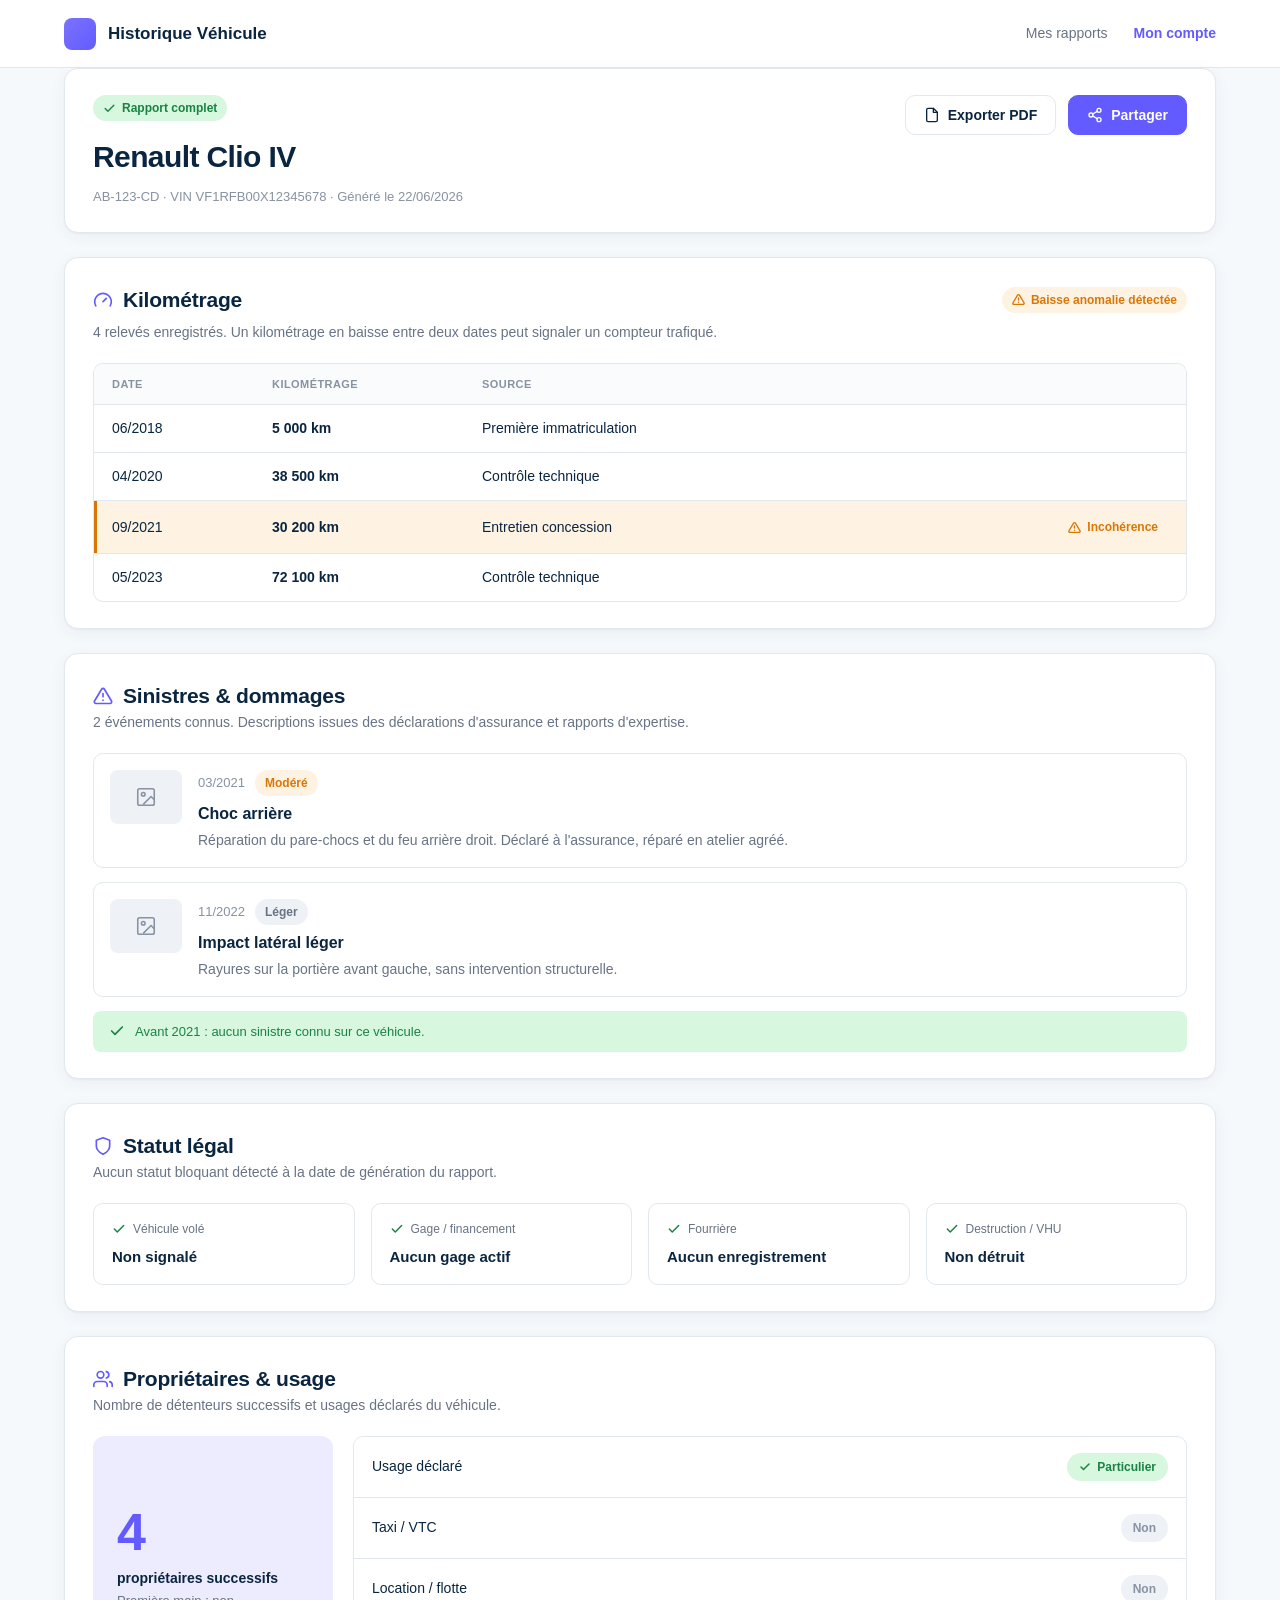
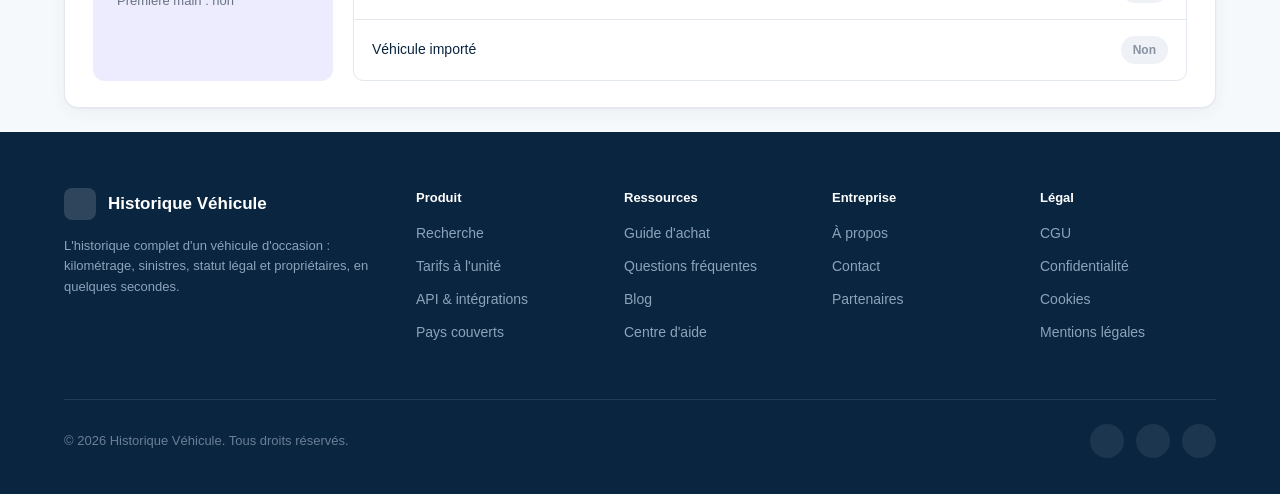
<file: prototype-Histovehicule/rapport.html>
<!DOCTYPE html>
<html lang="fr">
<head>
<meta charset="UTF-8" />
<meta name="viewport" content="width=device-width, initial-scale=1.0" />
<title>Rapport complet · Renault Clio IV — Historique Véhicule</title>
<style>
/* ============================================================
   Historique Véhicule — Prototype · Design tokens (charte Figma)
   ============================================================ */
:root {
  --text: #0a2540;
  --text-muted: #687385;
  --text-subtle: #8792a2;
  --primary: #635bff;
  --primary-dark: #524bdb;
  --primary-tint: #edebfe;
  --border: #e3e8ee;
  --success: #1a8245;
  --success-tint: #d7f7df;
  --warning: #d97706;
  --warning-tint: #fef3e2;
  --bg: #f6f9fc;
  --radius: 14px;
  --shadow: 0 1px 2px rgba(10, 37, 64, 0.04), 0 4px 16px rgba(10, 37, 64, 0.05);
  --shadow-lg: 0 10px 40px rgba(10, 37, 64, 0.18);
}

* { box-sizing: border-box; margin: 0; padding: 0; }

body {
  font-family: -apple-system, BlinkMacSystemFont, "Segoe UI", Roboto, Helvetica, Arial, sans-serif;
  background: var(--bg);
  color: var(--text);
  line-height: 1.5;
  -webkit-font-smoothing: antialiased;
}

a { color: inherit; }
.container { max-width: 1200px; margin: 0 auto; padding: 0 24px; }

/* ---------- Logo / Header ---------- */
.site-header {
  background: #fff;
  border-bottom: 1px solid var(--border);
  height: 68px;
  display: flex;
  align-items: center;
}
.site-header.on-hero { background: transparent; border-bottom: none; }
.site-header .container { display: flex; align-items: center; justify-content: space-between; width: 100%; }
.logo { display: flex; align-items: center; gap: 12px; font-weight: 700; font-size: 17px; text-decoration: none; }
.logo .mark { width: 32px; height: 32px; border-radius: 8px; background: linear-gradient(135deg, #7a73ff, #635bff); }
.nav { display: flex; align-items: center; gap: 26px; font-size: 14px; }
.nav a { color: var(--text-muted); text-decoration: none; }
.nav a:hover { color: var(--text); }
.nav .active { color: var(--primary); font-weight: 600; }

/* on-hero header (white text) */
.on-hero .logo { color: #fff; }
.on-hero .nav a { color: rgba(255,255,255,.85); }
.on-hero .nav a:hover { color: #fff; }
/* le bouton plein garde sa couleur de marque, pas le blanc de la nav */
.on-hero .nav a.btn-ghost-light { color: var(--primary); }
.on-hero .nav a.btn-ghost-light:hover { color: var(--primary-dark); background: #fff; }

/* ---------- Buttons ---------- */
.btn {
  display: inline-flex; align-items: center; justify-content: center; gap: 8px;
  font-size: 14px; font-weight: 600; padding: 11px 18px; border-radius: 10px;
  border: 1px solid var(--border); background: #fff; color: var(--text);
  cursor: pointer; transition: all .15s; text-decoration: none; font-family: inherit;
}
.btn svg { width: 16px; height: 16px; }
.btn:hover { background: #f6f9fc; }
.btn-primary { background: var(--primary); color: #fff; border-color: var(--primary); }
.btn-primary:hover { background: var(--primary-dark); }
.btn-ghost-light { background: #fff; color: var(--primary); border-color: #fff; }
.btn-block { width: 100%; padding: 14px; font-size: 15px; }

/* ---------- Badges / pills ---------- */
.badge { display: inline-flex; align-items: center; gap: 6px; font-size: 12px; font-weight: 600; padding: 4px 10px; border-radius: 999px; }
.badge svg { width: 13px; height: 13px; }
.badge-success { background: var(--success-tint); color: var(--success); }
.badge-warning { background: var(--warning-tint); color: var(--warning); }
.badge-neutral { background: #eef1f6; color: var(--text-muted); }
.badge-primary { background: var(--primary-tint); color: var(--primary); }

/* ---------- Card / section ---------- */
.card { background: #fff; border: 1px solid var(--border); border-radius: var(--radius); box-shadow: var(--shadow); padding: 26px 28px; margin-bottom: 24px; }
.section-head { display: flex; align-items: center; justify-content: space-between; gap: 16px; margin-bottom: 6px; }
.section-title { display: flex; align-items: center; gap: 10px; font-size: 21px; font-weight: 700; letter-spacing: -0.01em; }
.section-title svg { width: 20px; height: 20px; color: var(--primary); }
.section-sub { color: var(--text-muted); font-size: 14px; margin-bottom: 20px; }

main { padding: 28px 0 48px; }

/* ---------- Breadcrumb ---------- */
.breadcrumb { display: flex; gap: 8px; font-size: 13px; color: var(--text-muted); padding: 28px 0 4px; }
.breadcrumb a { text-decoration: none; }
.breadcrumb a:hover { color: var(--text); }
.breadcrumb .sep { color: var(--text-subtle); }
.breadcrumb .current { color: var(--text); font-weight: 500; }

/* ---------- Footer ---------- */
.site-footer { background: #0a2540; color: #c7d0db; }
.footer-top { display: grid; grid-template-columns: 320px repeat(4, 1fr); gap: 32px; padding: 56px 0 0; }
.footer-brand .logo { color: #fff; margin-bottom: 16px; }
.footer-brand .logo .mark { background: rgba(255,255,255,.15); }
.footer-brand p { font-size: 13px; line-height: 1.6; color: #8da3bb; max-width: 320px; }
.footer-col h4 { font-size: 13px; font-weight: 700; color: #fff; margin-bottom: 16px; }
.footer-col a { display: block; font-size: 14px; color: #8da3bb; text-decoration: none; margin-bottom: 12px; }
.footer-col a:hover { color: #fff; }
.footer-divider { border-top: 1px solid rgba(255,255,255,.1); margin: 44px 0 0; }
.footer-bottom { display: flex; align-items: center; justify-content: space-between; padding: 24px 0 36px; font-size: 13px; color: #6b7f96; }
.socials { display: flex; gap: 12px; }
.socials span { width: 34px; height: 34px; border-radius: 999px; background: rgba(255,255,255,.08); display:inline-block; }

/* ============================================================
   P1-01 — Accueil / Recherche
   ============================================================ */
.hero {
  background: linear-gradient(120deg, #6a3df0 0%, #7b5bff 38%, #b14bd8 70%, #ff4d8d 100%);
  color: #fff; padding-bottom: 72px;
}
.hero-content { max-width: 900px; margin: 0 auto; text-align: center; padding: 56px 24px 0; }
.hero h1 { font-size: 52px; font-weight: 800; line-height: 1.08; letter-spacing: -0.02em; }
.hero .lead { font-size: 18px; color: rgba(255,255,255,.88); margin: 22px auto 0; max-width: 640px; }
.search-card {
  background: #fff; border-radius: 16px; box-shadow: var(--shadow-lg);
  margin: 36px auto 0; max-width: 900px; padding: 16px;
  display: grid; grid-template-columns: 1fr 240px 140px; gap: 14px; align-items: end;
}
.field label { display: block; font-size: 13px; font-weight: 500; color: var(--text-muted); margin-bottom: 8px; }
.field input, .field select {
  width: 100%; height: 47px; border: 1px solid var(--border); border-radius: 10px;
  padding: 0 14px; font-size: 15px; font-family: inherit; color: var(--text); background: #fff;
}
.field input:focus, .field select:focus { outline: 2px solid var(--primary); border-color: var(--primary); }
.search-card .btn-primary { height: 49px; }
.reassurance { display: flex; gap: 36px; justify-content: center; margin-top: 22px; font-size: 14px; }
.reassurance .item { display: flex; align-items: center; gap: 8px; color: rgba(255,255,255,.92); }
.reassurance svg { width: 18px; height: 18px; }

.trust-band { background: var(--bg); text-align: center; padding: 48px 0; }
.trust-band .eyebrow { font-size: 12px; letter-spacing: .12em; font-weight: 600; color: var(--text-subtle); }
.trust-logos { display: flex; gap: 48px; justify-content: center; flex-wrap: wrap; margin-top: 28px; font-size: 22px; font-weight: 700; color: #b6c2d2; }

.how { background: #fff; padding: 80px 0; text-align: center; }
.how h2 { font-size: 34px; font-weight: 800; letter-spacing: -0.02em; }
.steps { display: grid; grid-template-columns: repeat(3, 1fr); gap: 28px; margin-top: 48px; text-align: left; }
.step { border: 1px solid var(--border); border-radius: var(--radius); padding: 28px; box-shadow: var(--shadow); }
.step .num { width: 40px; height: 40px; border-radius: 10px; display: flex; align-items: center; justify-content: center; color: #fff; font-weight: 700; font-size: 17px; }
.step:nth-child(1) .num { background: linear-gradient(135deg, #7a73ff, #635bff); }
.step:nth-child(2) .num { background: linear-gradient(135deg, #b14bd8, #ff4d8d); }
.step:nth-child(3) .num { background: linear-gradient(135deg, #14b8a6, #0d9488); }
.step h3 { font-size: 18px; font-weight: 700; margin: 20px 0 8px; }
.step p { font-size: 14px; color: var(--text-muted); }

/* ============================================================
   P1-02 — Aperçu gratuit
   ============================================================ */
.vehicle-card { display: flex; align-items: center; gap: 24px; }
.vehicle-card .photo {
  width: 160px; height: 100px; border-radius: 10px; background: #eef1f6; flex-shrink: 0;
  display: flex; align-items: center; justify-content: center; color: var(--text-subtle);
}
.vehicle-card .photo svg { width: 34px; height: 34px; }
.vehicle-card h2 { font-size: 26px; font-weight: 700; }
.vehicle-card .specs { color: var(--text-muted); font-size: 14px; margin-top: 6px; }
.vehicle-card .ids { display: flex; align-items: center; gap: 12px; margin-top: 10px; font-size: 13px; color: var(--text-muted); }
.coverage { margin-left: auto; background: var(--bg); border-radius: 10px; padding: 14px 16px; width: 248px; }
.coverage .ttl { font-size: 12px; color: var(--text-muted); }
.coverage .val { font-size: 14px; font-weight: 600; margin-top: 6px; }
.coverage .bars { display: flex; gap: 5px; margin-top: 12px; }
.coverage .bars i { height: 6px; width: 36px; border-radius: 3px; background: var(--primary); }
.coverage .bars i.off { background: #d6deea; }

.data-cards { display: grid; grid-template-columns: repeat(4, 1fr); gap: 20px; margin-bottom: 36px; }
.data-card { background: #fff; border: 1px solid var(--border); border-radius: var(--radius); box-shadow: var(--shadow); padding: 20px; }
.data-card .lbl { display: flex; align-items: center; gap: 8px; font-size: 13px; color: var(--text-muted); }
.data-card .lbl svg { width: 16px; height: 16px; color: var(--primary); }
.data-card .big { font-size: 24px; font-weight: 700; margin: 12px 0 16px; }
.locked { display: flex; align-items: center; gap: 8px; font-size: 13px; color: var(--text-subtle); background: var(--bg); border: 1px dashed var(--border); border-radius: 8px; padding: 9px 12px; }
.locked svg { width: 14px; height: 14px; }

.cta-unlock { background: var(--primary-tint); border-radius: 18px; text-align: center; padding: 48px 24px; }
.cta-unlock h2 { font-size: 30px; font-weight: 800; letter-spacing: -0.02em; }
.cta-unlock p { color: var(--text-muted); max-width: 560px; margin: 14px auto 0; }
.price { display: flex; align-items: flex-start; justify-content: center; gap: 6px; margin: 28px 0; }
.price .amount { font-size: 52px; font-weight: 800; color: var(--primary); line-height: 1; }
.price .ttc { font-size: 14px; color: var(--text-muted); align-self: flex-end; margin-bottom: 6px; }
.cta-unlock .note { font-size: 13px; color: var(--text-subtle); margin-top: 18px; }

/* ============================================================
   P1-03 — Compte + Paiement
   ============================================================ */
.page-title { font-size: 32px; font-weight: 800; letter-spacing: -0.02em; margin: 8px 0 24px; }
.checkout { display: grid; grid-template-columns: 1fr 360px; gap: 28px; align-items: start; }
.step-num { color: var(--primary); }
.checkout h3 { font-size: 19px; font-weight: 700; margin-bottom: 22px; }
.form-field { margin-bottom: 18px; }
.form-field label { display: block; font-size: 13px; font-weight: 500; color: var(--text-muted); margin-bottom: 8px; }
.form-field .input-wrap { position: relative; }
.form-field input {
  width: 100%; height: 44px; border: 1px solid var(--border); border-radius: 10px;
  padding: 0 14px; font-size: 15px; font-family: inherit; color: var(--text);
}
.form-field input:focus { outline: 2px solid var(--primary); border-color: var(--primary); }
.form-row { display: grid; grid-template-columns: 1fr 1fr; gap: 16px; }
.divider-or { display: flex; align-items: center; gap: 14px; color: var(--text-subtle); font-size: 13px; margin: 22px 0; }
.divider-or::before, .divider-or::after { content: ""; flex: 1; height: 1px; background: var(--border); }
.btn-outline { width: 100%; height: 44px; }
.secure-line { display: flex; align-items: center; gap: 8px; font-size: 13px; color: var(--text-muted); margin: 18px 0; }
.secure-line svg { width: 14px; height: 14px; color: var(--success); }

.recap { position: sticky; top: 24px; }
.recap .row { display: flex; justify-content: space-between; font-size: 14px; margin-bottom: 6px; }
.recap .muted { color: var(--text-muted); font-size: 13px; }
.recap hr { border: none; border-top: 1px solid var(--border); margin: 18px 0; }
.recap .total { display: flex; justify-content: space-between; align-items: baseline; }
.recap .total .lbl { font-size: 16px; font-weight: 600; }
.recap .total .amt { font-size: 26px; font-weight: 800; }
.recap .vat { font-size: 12px; color: var(--text-subtle); margin-top: 6px; }
.checklist { margin-top: 18px; }
.checklist .row { display: flex; align-items: center; gap: 10px; font-size: 13px; color: var(--text-muted); margin-bottom: 12px; }
.checklist svg { width: 18px; height: 18px; color: var(--success); flex-shrink: 0; }

/* ============================================================
   P1-04 — Rapport complet
   ============================================================ */
.report-header { display: flex; align-items: flex-start; justify-content: space-between; gap: 24px; }
.report-header h1 { font-size: 30px; font-weight: 700; margin-top: 12px; letter-spacing: -0.02em; }
.report-header .meta { color: var(--text-subtle); font-size: 13px; margin-top: 8px; }
.actions { display: flex; gap: 12px; flex-shrink: 0; }

table { width: 100%; border-collapse: collapse; }
.table-wrap { border: 1px solid var(--border); border-radius: 10px; overflow: hidden; }
thead th { text-align: left; font-size: 11px; font-weight: 600; text-transform: uppercase; letter-spacing: .04em; color: var(--text-subtle); padding: 12px 18px; border-bottom: 1px solid var(--border); background: #fafbfc; }
tbody td { padding: 13px 18px; font-size: 14px; border-bottom: 1px solid var(--border); }
tbody tr:last-child td { border-bottom: none; }
tbody .km { font-weight: 600; }
tr.flag { background: var(--warning-tint); }
tr.flag td:first-child { box-shadow: inset 3px 0 0 var(--warning); }
.source-cell { display: flex; align-items: center; justify-content: space-between; gap: 12px; }

.event { display: flex; gap: 16px; padding: 16px; border: 1px solid var(--border); border-radius: 10px; margin-bottom: 14px; }
.event .thumb { width: 72px; height: 54px; border-radius: 8px; background: #eef1f6; flex-shrink: 0; display: flex; align-items: center; justify-content: center; color: var(--text-subtle); }
.event .thumb svg { width: 22px; height: 22px; }
.event-meta { display: flex; align-items: center; gap: 10px; }
.event-meta .date { font-size: 13px; color: var(--text-subtle); }
.event h3 { font-size: 16px; font-weight: 600; margin-top: 6px; }
.event p { font-size: 14px; color: var(--text-muted); margin-top: 4px; }
.notice { display: flex; align-items: center; gap: 10px; background: var(--success-tint); color: var(--success); font-size: 13px; font-weight: 500; padding: 11px 16px; border-radius: 8px; }
.notice svg { width: 16px; height: 16px; }

.status-grid { display: grid; grid-template-columns: repeat(4, 1fr); gap: 16px; }
.status-card { border: 1px solid var(--border); border-radius: 10px; padding: 16px 18px; }
.status-card .label { display: flex; align-items: center; gap: 7px; font-size: 12px; color: var(--text-muted); }
.status-card .label svg { width: 14px; height: 14px; color: var(--success); }
.status-card .value { font-size: 15px; font-weight: 600; margin-top: 8px; }

.owners { display: grid; grid-template-columns: 240px 1fr; gap: 20px; }
.owner-count { background: var(--primary-tint); border-radius: 12px; padding: 24px; display: flex; flex-direction: column; justify-content: center; }
.owner-count .big { font-size: 52px; font-weight: 800; color: var(--primary); line-height: 1; }
.owner-count .lbl { font-size: 14px; font-weight: 600; margin-top: 10px; }
.owner-count .sub { font-size: 13px; color: var(--text-muted); margin-top: 2px; }
.usage-list { border: 1px solid var(--border); border-radius: 10px; overflow: hidden; }
.usage-row { display: flex; align-items: center; justify-content: space-between; padding: 16px 18px; border-bottom: 1px solid var(--border); font-size: 14px; font-weight: 500; }
.usage-row:last-child { border-bottom: none; }
.pill { font-size: 12px; font-weight: 600; padding: 5px 12px; border-radius: 999px; }
.pill-yes { background: var(--success-tint); color: var(--success); display: inline-flex; align-items: center; gap: 6px; }
.pill-yes svg { width: 12px; height: 12px; }
.pill-no { background: #eef1f6; color: var(--text-subtle); }

/* ============================================================
   P1-05 — Modale Export & partage
   ============================================================ */
.modal-overlay { position: fixed; inset: 0; background: rgba(10, 37, 64, 0.45); display: none; align-items: center; justify-content: center; z-index: 50; padding: 24px; }
.modal-overlay.open { display: flex; }
.modal { background: #fff; border-radius: 16px; box-shadow: var(--shadow-lg); width: 520px; max-width: 100%; padding: 24px 28px 28px; }
.modal-head { display: flex; align-items: center; justify-content: space-between; }
.modal-head h2 { font-size: 21px; font-weight: 700; }
.modal-close { width: 32px; height: 32px; border: none; background: none; cursor: pointer; color: var(--text-muted); border-radius: 8px; display: flex; align-items: center; justify-content: center; }
.modal-close:hover { background: var(--bg); }
.modal-close svg { width: 18px; height: 18px; }
.modal hr { border: none; border-top: 1px solid var(--border); margin: 18px 0; }
.modal-sub { display: flex; align-items: center; gap: 12px; font-size: 13px; color: var(--text-muted); margin-bottom: 18px; }
.modal-action { width: 100%; height: 49px; margin-bottom: 14px; }
.modal-divider { display: flex; align-items: center; gap: 14px; color: var(--text-subtle); font-size: 13px; margin: 6px 0 18px; }
.modal-divider::before, .modal-divider::after { content: ""; flex: 1; height: 1px; background: var(--border); }
.copy-label { font-size: 13px; font-weight: 500; color: var(--text-muted); margin-bottom: 8px; }
.copy-row { display: flex; gap: 10px; }
.copy-input { flex: 1; display: flex; align-items: center; gap: 8px; border: 1px solid var(--border); border-radius: 10px; padding: 0 14px; height: 42px; font-size: 13px; color: var(--text-muted); background: var(--bg); overflow: hidden; }
.copy-input svg { width: 15px; height: 15px; flex-shrink: 0; }
.copy-input span { white-space: nowrap; overflow: hidden; text-overflow: ellipsis; }
.copy-btn { height: 42px; }
.modal-foot { display: flex; align-items: flex-start; gap: 10px; font-size: 13px; color: var(--text-muted); margin-top: 18px; }
.modal-foot svg { width: 16px; height: 16px; color: var(--success); flex-shrink: 0; margin-top: 2px; }

/* ---------- Responsive ---------- */
@media (max-width: 980px) {
  .hero h1 { font-size: 38px; }
  .search-card { grid-template-columns: 1fr; }
  .steps, .data-cards, .status-grid { grid-template-columns: 1fr 1fr; }
  .checkout { grid-template-columns: 1fr; }
  .recap { position: static; }
  .report-header { flex-direction: column; }
  .owners { grid-template-columns: 1fr; }
  .vehicle-card { flex-wrap: wrap; }
  .coverage { margin-left: 0; width: 100%; }
  .footer-top { grid-template-columns: 1fr 1fr; }
}
@media (max-width: 560px) {
  .steps, .data-cards, .status-grid, .form-row { grid-template-columns: 1fr; }
  .reassurance { flex-direction: column; gap: 10px; align-items: center; }
}

@media print {
  body { background: #fff; }
  .actions, .site-header, .breadcrumb, .modal-overlay { display: none !important; }
  .card { box-shadow: none; break-inside: avoid; }
}

</style>
</head>
<body>

<header class="site-header">
  <div class="container">
    <a class="logo" href="index.html"><span class="mark"></span>Historique Véhicule</a>
    <nav class="nav"><a href="#">Mes rapports</a><a href="#" class="active">Mon compte</a></nav>
  </div>
</header>

<main class="container">

  <!-- Report header -->
  <section class="card report-header">
    <div>
      <span class="badge badge-success">
        <svg viewBox="0 0 24 24" fill="none" stroke="currentColor" stroke-width="2.5" stroke-linecap="round" stroke-linejoin="round"><polyline points="20 6 9 17 4 12"/></svg>
        Rapport complet
      </span>
      <h1>Renault Clio IV</h1>
      <p class="meta">AB-123-CD · VIN VF1RFB00X12345678 · Généré le 22/06/2026</p>
    </div>
    <div class="actions">
      <button class="btn" onclick="window.print()">
        <svg viewBox="0 0 24 24" fill="none" stroke="currentColor" stroke-width="2" stroke-linecap="round" stroke-linejoin="round"><path d="M14 2H6a2 2 0 0 0-2 2v16a2 2 0 0 0 2 2h12a2 2 0 0 0 2-2V8z"/><polyline points="14 2 14 8 20 8"/></svg>
        Exporter PDF
      </button>
      <button class="btn btn-primary" onclick="openModal()">
        <svg viewBox="0 0 24 24" fill="none" stroke="currentColor" stroke-width="2" stroke-linecap="round" stroke-linejoin="round"><circle cx="18" cy="5" r="3"/><circle cx="6" cy="12" r="3"/><circle cx="18" cy="19" r="3"/><line x1="8.59" y1="13.51" x2="15.42" y2="17.49"/><line x1="15.41" y1="6.51" x2="8.59" y2="10.49"/></svg>
        Partager
      </button>
    </div>
  </section>

  <!-- Kilométrage -->
  <section class="card">
    <div class="section-head">
      <div class="section-title">
        <svg viewBox="0 0 24 24" fill="none" stroke="currentColor" stroke-width="2" stroke-linecap="round" stroke-linejoin="round"><path d="M12 14l4-4"/><path d="M3.34 19a10 10 0 1 1 17.32 0"/></svg>
        Kilométrage
      </div>
      <span class="badge badge-warning">
        <svg viewBox="0 0 24 24" fill="none" stroke="currentColor" stroke-width="2.5" stroke-linecap="round" stroke-linejoin="round"><path d="M10.29 3.86 1.82 18a2 2 0 0 0 1.71 3h16.94a2 2 0 0 0 1.71-3L13.71 3.86a2 2 0 0 0-3.42 0z"/><line x1="12" y1="9" x2="12" y2="13"/><line x1="12" y1="17" x2="12.01" y2="17"/></svg>
        Baisse anomalie détectée
      </span>
    </div>
    <p class="section-sub">4 relevés enregistrés. Un kilométrage en baisse entre deux dates peut signaler un compteur trafiqué.</p>
    <div class="table-wrap">
      <table>
        <thead><tr><th style="width:160px">Date</th><th style="width:210px">Kilométrage</th><th>Source</th></tr></thead>
        <tbody>
          <tr><td>06/2018</td><td class="km">5 000 km</td><td>Première immatriculation</td></tr>
          <tr><td>04/2020</td><td class="km">38 500 km</td><td>Contrôle technique</td></tr>
          <tr class="flag">
            <td>09/2021</td><td class="km">30 200 km</td>
            <td><div class="source-cell"><span>Entretien concession</span>
              <span class="badge badge-warning"><svg viewBox="0 0 24 24" fill="none" stroke="currentColor" stroke-width="2.5" stroke-linecap="round" stroke-linejoin="round"><path d="M10.29 3.86 1.82 18a2 2 0 0 0 1.71 3h16.94a2 2 0 0 0 1.71-3L13.71 3.86a2 2 0 0 0-3.42 0z"/><line x1="12" y1="9" x2="12" y2="13"/><line x1="12" y1="17" x2="12.01" y2="17"/></svg>Incohérence</span></div></td>
          </tr>
          <tr><td>05/2023</td><td class="km">72 100 km</td><td>Contrôle technique</td></tr>
        </tbody>
      </table>
    </div>
  </section>

  <!-- Sinistres -->
  <section class="card">
    <div class="section-title">
      <svg viewBox="0 0 24 24" fill="none" stroke="currentColor" stroke-width="2" stroke-linecap="round" stroke-linejoin="round"><path d="M10.29 3.86 1.82 18a2 2 0 0 0 1.71 3h16.94a2 2 0 0 0 1.71-3L13.71 3.86a2 2 0 0 0-3.42 0z"/><line x1="12" y1="9" x2="12" y2="13"/><line x1="12" y1="17" x2="12.01" y2="17"/></svg>
      Sinistres &amp; dommages
    </div>
    <p class="section-sub">2 événements connus. Descriptions issues des déclarations d'assurance et rapports d'expertise.</p>
    <div class="event">
      <div class="thumb"><svg viewBox="0 0 24 24" fill="none" stroke="currentColor" stroke-width="1.7"><rect x="3" y="3" width="18" height="18" rx="2"/><circle cx="9" cy="9" r="2"/><path d="m21 15-3.5-3.5L9 20"/></svg></div>
      <div>
        <div class="event-meta"><span class="date">03/2021</span><span class="badge badge-warning">Modéré</span></div>
        <h3>Choc arrière</h3>
        <p>Réparation du pare-chocs et du feu arrière droit. Déclaré à l'assurance, réparé en atelier agréé.</p>
      </div>
    </div>
    <div class="event">
      <div class="thumb"><svg viewBox="0 0 24 24" fill="none" stroke="currentColor" stroke-width="1.7"><rect x="3" y="3" width="18" height="18" rx="2"/><circle cx="9" cy="9" r="2"/><path d="m21 15-3.5-3.5L9 20"/></svg></div>
      <div>
        <div class="event-meta"><span class="date">11/2022</span><span class="badge badge-neutral">Léger</span></div>
        <h3>Impact latéral léger</h3>
        <p>Rayures sur la portière avant gauche, sans intervention structurelle.</p>
      </div>
    </div>
    <div class="notice">
      <svg viewBox="0 0 24 24" fill="none" stroke="currentColor" stroke-width="2.5" stroke-linecap="round" stroke-linejoin="round"><polyline points="20 6 9 17 4 12"/></svg>
      Avant 2021 : aucun sinistre connu sur ce véhicule.
    </div>
  </section>

  <!-- Statut légal -->
  <section class="card">
    <div class="section-title">
      <svg viewBox="0 0 24 24" fill="none" stroke="currentColor" stroke-width="2" stroke-linecap="round" stroke-linejoin="round"><path d="M12 22s8-4 8-10V5l-8-3-8 3v7c0 6 8 10 8 10z"/></svg>
      Statut légal
    </div>
    <p class="section-sub">Aucun statut bloquant détecté à la date de génération du rapport.</p>
    <div class="status-grid">
      <div class="status-card"><div class="label"><svg viewBox="0 0 24 24" fill="none" stroke="currentColor" stroke-width="2.5" stroke-linecap="round" stroke-linejoin="round"><polyline points="20 6 9 17 4 12"/></svg>Véhicule volé</div><div class="value">Non signalé</div></div>
      <div class="status-card"><div class="label"><svg viewBox="0 0 24 24" fill="none" stroke="currentColor" stroke-width="2.5" stroke-linecap="round" stroke-linejoin="round"><polyline points="20 6 9 17 4 12"/></svg>Gage / financement</div><div class="value">Aucun gage actif</div></div>
      <div class="status-card"><div class="label"><svg viewBox="0 0 24 24" fill="none" stroke="currentColor" stroke-width="2.5" stroke-linecap="round" stroke-linejoin="round"><polyline points="20 6 9 17 4 12"/></svg>Fourrière</div><div class="value">Aucun enregistrement</div></div>
      <div class="status-card"><div class="label"><svg viewBox="0 0 24 24" fill="none" stroke="currentColor" stroke-width="2.5" stroke-linecap="round" stroke-linejoin="round"><polyline points="20 6 9 17 4 12"/></svg>Destruction / VHU</div><div class="value">Non détruit</div></div>
    </div>
  </section>

  <!-- Propriétaires -->
  <section class="card">
    <div class="section-title">
      <svg viewBox="0 0 24 24" fill="none" stroke="currentColor" stroke-width="2" stroke-linecap="round" stroke-linejoin="round"><path d="M17 21v-2a4 4 0 0 0-4-4H5a4 4 0 0 0-4 4v2"/><circle cx="9" cy="7" r="4"/><path d="M23 21v-2a4 4 0 0 0-3-3.87"/><path d="M16 3.13a4 4 0 0 1 0 7.75"/></svg>
      Propriétaires &amp; usage
    </div>
    <p class="section-sub">Nombre de détenteurs successifs et usages déclarés du véhicule.</p>
    <div class="owners">
      <div class="owner-count">
        <span class="big">4</span>
        <span class="lbl">propriétaires successifs</span>
        <span class="sub">Première main : non</span>
      </div>
      <div class="usage-list">
        <div class="usage-row"><span>Usage déclaré</span><span class="pill pill-yes"><svg viewBox="0 0 24 24" fill="none" stroke="currentColor" stroke-width="3" stroke-linecap="round" stroke-linejoin="round"><polyline points="20 6 9 17 4 12"/></svg>Particulier</span></div>
        <div class="usage-row"><span>Taxi / VTC</span><span class="pill pill-no">Non</span></div>
        <div class="usage-row"><span>Location / flotte</span><span class="pill pill-no">Non</span></div>
        <div class="usage-row"><span>Véhicule importé</span><span class="pill pill-no">Non</span></div>
      </div>
    </div>
  </section>

</main>

<!-- Footer -->
<footer class="site-footer">
  <div class="container">
    <div class="footer-top">
      <div class="footer-brand">
        <a class="logo" href="index.html"><span class="mark"></span>Historique Véhicule</a>
        <p>L'historique complet d'un véhicule d'occasion : kilométrage, sinistres, statut légal et propriétaires, en quelques secondes.</p>
      </div>
      <div class="footer-col"><h4>Produit</h4><a href="#">Recherche</a><a href="#">Tarifs à l'unité</a><a href="#">API &amp; intégrations</a><a href="#">Pays couverts</a></div>
      <div class="footer-col"><h4>Ressources</h4><a href="#">Guide d'achat</a><a href="#">Questions fréquentes</a><a href="#">Blog</a><a href="#">Centre d'aide</a></div>
      <div class="footer-col"><h4>Entreprise</h4><a href="#">À propos</a><a href="#">Contact</a><a href="#">Partenaires</a></div>
      <div class="footer-col"><h4>Légal</h4><a href="#">CGU</a><a href="#">Confidentialité</a><a href="#">Cookies</a><a href="#">Mentions légales</a></div>
    </div>
    <div class="footer-divider"></div>
    <div class="footer-bottom">
      <span>© 2026 Historique Véhicule. Tous droits réservés.</span>
      <div class="socials"><span></span><span></span><span></span></div>
    </div>
  </div>
</footer>

<!-- P1-05 · Modale Export & partage -->
<div class="modal-overlay" id="shareModal" onclick="if(event.target===this)closeModal()">
  <div class="modal" role="dialog" aria-modal="true" aria-labelledby="shareTitle">
    <div class="modal-head">
      <h2 id="shareTitle">Exporter &amp; partager le rapport</h2>
      <button class="modal-close" onclick="closeModal()" aria-label="Fermer">
        <svg viewBox="0 0 24 24" fill="none" stroke="currentColor" stroke-width="2" stroke-linecap="round" stroke-linejoin="round"><line x1="18" y1="6" x2="6" y2="18"/><line x1="6" y1="6" x2="18" y2="18"/></svg>
      </button>
    </div>
    <hr />
    <div class="modal-sub">
      <span class="badge badge-success"><svg viewBox="0 0 24 24" fill="none" stroke="currentColor" stroke-width="2.5" stroke-linecap="round" stroke-linejoin="round"><polyline points="20 6 9 17 4 12"/></svg>Rapport complet</span>
      <span>Renault Clio IV · AB-123-CD</span>
    </div>
    <button class="btn btn-primary modal-action" onclick="window.print()">
      <svg viewBox="0 0 24 24" fill="none" stroke="currentColor" stroke-width="2" stroke-linecap="round" stroke-linejoin="round"><path d="M21 15v4a2 2 0 0 1-2 2H5a2 2 0 0 1-2-2v-4"/><polyline points="7 10 12 15 17 10"/><line x1="12" y1="15" x2="12" y2="3"/></svg>
      Télécharger en PDF
    </button>
    <button class="btn btn-outline modal-action" onclick="revealLink()">
      <svg viewBox="0 0 24 24" fill="none" stroke="currentColor" stroke-width="2" stroke-linecap="round" stroke-linejoin="round"><path d="M10 13a5 5 0 0 0 7.54.54l3-3a5 5 0 0 0-7.07-7.07l-1.72 1.71"/><path d="M14 11a5 5 0 0 0-7.54-.54l-3 3a5 5 0 0 0 7.07 7.07l1.71-1.71"/></svg>
      Générer un lien de partage
    </button>
    <div class="modal-divider">lien de partage</div>
    <div>
      <div class="copy-label">Lien copiable</div>
      <div class="copy-row">
        <div class="copy-input">
          <svg viewBox="0 0 24 24" fill="none" stroke="currentColor" stroke-width="2" stroke-linecap="round" stroke-linejoin="round"><path d="M10 13a5 5 0 0 0 7.54.54l3-3a5 5 0 0 0-7.07-7.07l-1.72 1.71"/><path d="M14 11a5 5 0 0 0-7.54-.54l-3 3a5 5 0 0 0 7.07 7.07l1.71-1.71"/></svg>
          <span id="shareLink">historique-vehicule.fr/r/ab123cd-9f2e</span>
        </div>
        <button class="btn copy-btn" onclick="copyLink(this)">
          <svg viewBox="0 0 24 24" fill="none" stroke="currentColor" stroke-width="2" stroke-linecap="round" stroke-linejoin="round"><rect x="9" y="9" width="13" height="13" rx="2"/><path d="M5 15H4a2 2 0 0 1-2-2V4a2 2 0 0 1 2-2h9a2 2 0 0 1 2 2v1"/></svg>
          Copier
        </button>
      </div>
    </div>
    <div class="modal-foot">
      <svg viewBox="0 0 24 24" fill="none" stroke="currentColor" stroke-width="2.5" stroke-linecap="round" stroke-linejoin="round"><polyline points="20 6 9 17 4 12"/></svg>
      Le rapport reste accessible à tout moment dans votre espace personnel.
    </div>
  </div>
</div>

<script>
  function openModal() { document.getElementById('shareModal').classList.add('open'); }
  function closeModal() { document.getElementById('shareModal').classList.remove('open'); }
  function revealLink() { /* lien déjà visible dans ce proto ; effet visuel léger */ document.querySelector('.copy-input').animate([{opacity:.4},{opacity:1}], {duration:300}); }
  function copyLink(btn) {
    const link = document.getElementById('shareLink').textContent;
    navigator.clipboard.writeText('https://' + link).then(() => {
      const old = btn.innerHTML;
      btn.textContent = 'Copié ✓';
      setTimeout(() => { btn.innerHTML = old; }, 1600);
    }).catch(() => alert('Lien : https://' + link));
  }
  document.addEventListener('keydown', e => { if (e.key === 'Escape') closeModal(); });
</script>
</body>
</html>
</file>
